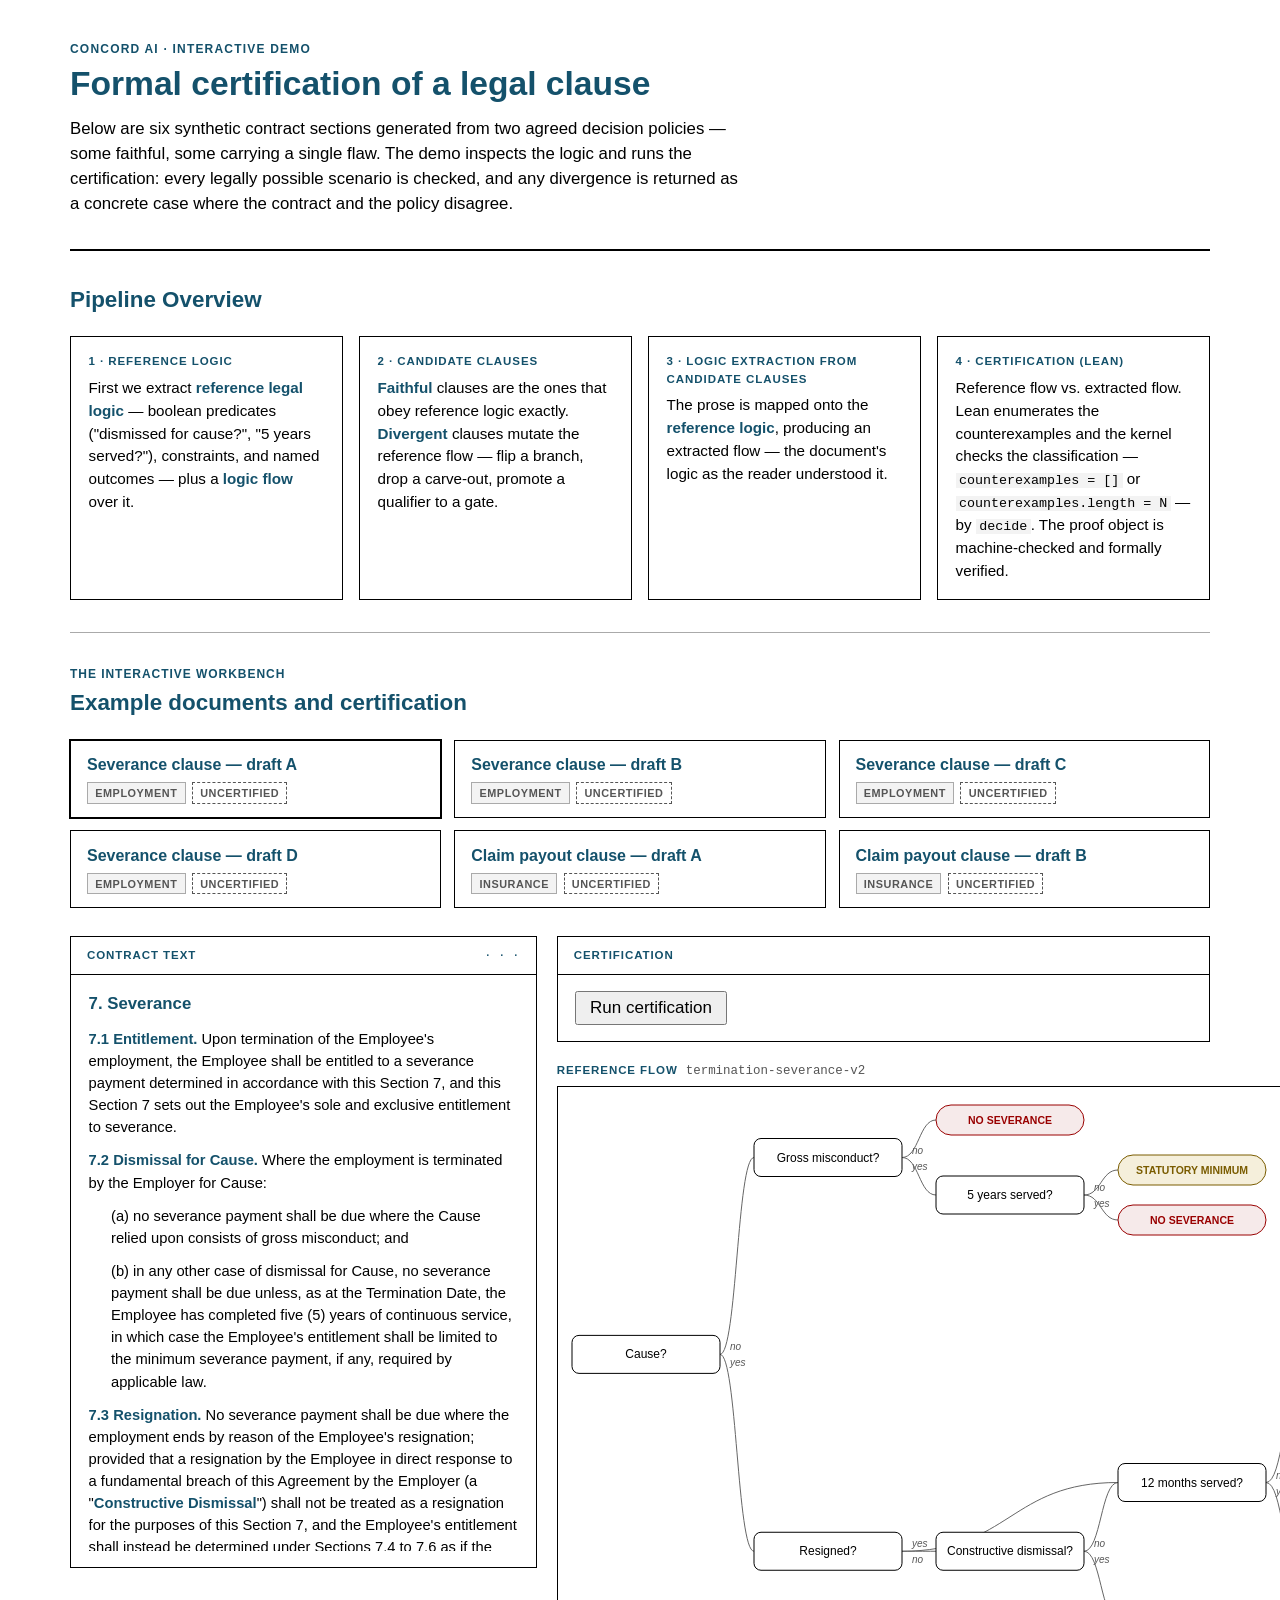
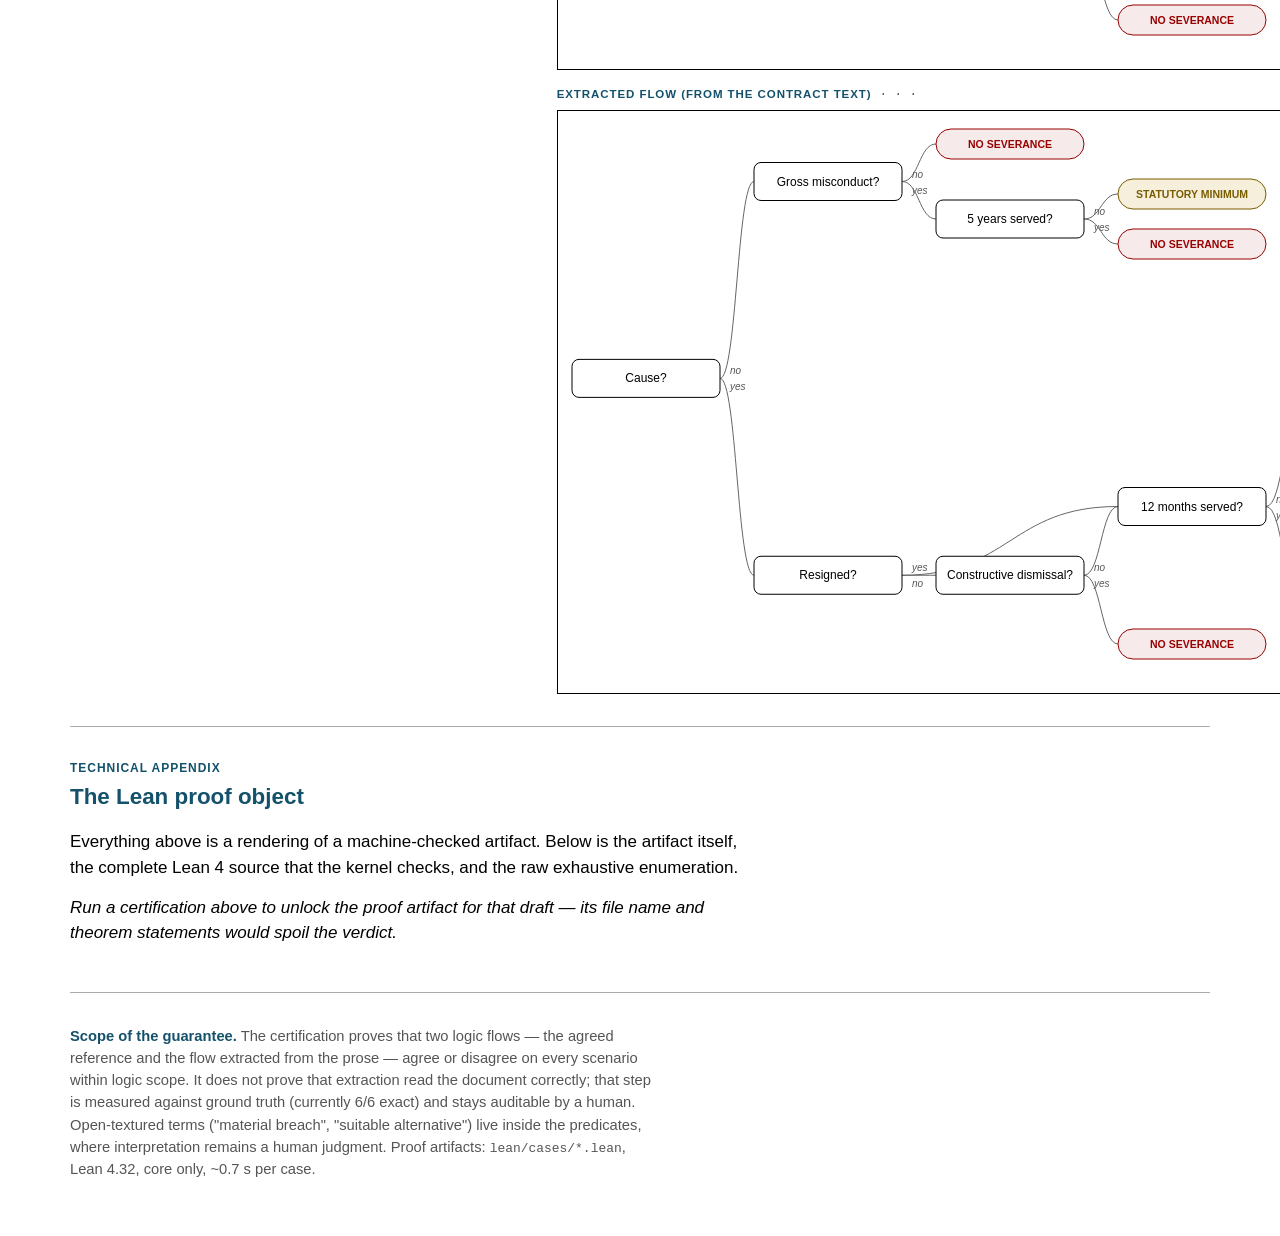
<file: demo/index.html>
<!doctype html>
<!-- GENERATED FILE - do not edit. Edit tools/demo_template.html (or examples/) and run: python3 tools/build_demo.py demo/index.html -->
<html lang="en">
<head>
<meta charset="utf-8">
<meta name="viewport" content="width=device-width, initial-scale=1">
</head>
<body>
<title>Clause Certification — Legal Verification MVP</title>
<style>
  :root {
    color-scheme: light;
    --paper: #ffffff;
    --surface: #ffffff;
    --ink: #000000;
    --muted: #555555;
    --accent: #006400;
    --accent-soft: #e9f2e9;
    --diverge: #990000;
    --diverge-soft: #f6eaea;
    --hairline: #aaaaaa;
    --box: #000000;
    --strong: #14516b;
    --code-bg: #f3f3f3;
    --mid: #7a5c00;
    --mid-soft: #f5efdb;
  }

  * {
    box-sizing: border-box;
  }

  body {
    margin: 0;
    background: var(--paper);
    color: var(--ink);
    font-family: Helvetica, Arial, sans-serif;
    font-size: 17px;
    line-height: 1.5;
  }

  .wrap {
    max-width: 1180px;
    margin: 0 auto;
    padding: 0 1.25rem;
  }

  .prose {
    max-width: 72ch;
  }

  .eyebrow {
    font-size: 0.75rem;
    font-weight: 700;
    letter-spacing: 0.1em;
    text-transform: uppercase;
    color: var(--muted);
  }

  header.hero {
    padding: 2.5rem 0 2rem;
    border-bottom: 2px solid var(--ink);
  }

  header.hero h1 {
    font-size: 2.1rem;
    line-height: 1.2;
    margin: 0.4rem 0 0.7rem;
    font-weight: bold;
    max-width: 44ch;
    text-wrap: balance;
  }

  header.hero .standfirst {
    font-size: 1.05rem;
    max-width: 72ch;
    margin: 0;
  }

  header.hero .thesis {
    margin-top: 1rem;
    font-style: italic;
    max-width: 72ch;
  }

  h2 {
    font-size: 1.4rem;
    margin: 0 0 1rem;
    max-width: 60ch;
    text-wrap: balance;
  }

  h2 .no {
    font-size: 0.75rem;
    font-weight: 700;
    letter-spacing: 0.08em;
    color: var(--muted);
    display: block;
    margin-bottom: 0.2rem;
    text-transform: uppercase;
  }

  h3 {
    font-size: 1.1rem;
    margin: 0 0 0.5rem;
  }

  p {
    margin: 0 0 0.9rem;
  }

  section.band {
    padding: 2rem 0;
    border-bottom: 1px solid var(--hairline);
  }

  section.band>p {
    max-width: 72ch;
  }

  code,
  .mono {
    font-family: "Courier New", Courier, monospace;
    font-size: 0.88em;
  }

  code {
    background: var(--code-bg);
    padding: 0 0.25em;
  }

  pre {
    background: var(--code-bg);
    border: 1px solid var(--box);
    padding: 0.8rem 1rem;
    overflow-x: auto;
    font-size: 0.82rem;
    line-height: 1.45;
    margin: 0.75rem 0;
  }

  pre code {
    background: none;
    padding: 0;
    font-size: inherit;
  }

  /* ---- steps ---- */
  .steps {
    display: grid;
    grid-template-columns: repeat(auto-fit, minmax(250px, 1fr));
    gap: 1rem;
    margin-top: 1.25rem;
  }

  .step {
    background: var(--surface);
    border: 1px solid var(--box);
    padding: 1rem 1.1rem;
    display: flex;
    flex-direction: column;
    gap: 0.4rem;
  }

  .step .k {
    font-size: 0.72rem;
    font-weight: 700;
    letter-spacing: 0.08em;
    text-transform: uppercase;
  }

  .step p {
    font-size: 0.95rem;
    margin: 0;
  }

  .step .fine {
    font-size: 0.85rem;
    color: var(--muted);
  }

  /* ---- case picker ---- */
  .cases {
    display: grid;
    grid-template-columns: repeat(auto-fill, minmax(280px, 1fr));
    gap: 0.8rem;
    margin: 1.25rem 0 1.75rem;
  }

  .case-card {
    text-align: left;
    background: var(--surface);
    border: 1px solid var(--box);
    padding: 0.8rem 1rem;
    cursor: pointer;
    font: inherit;
    color: inherit;
  }

  .case-card:hover {
    background: var(--code-bg);
  }

  .case-card.active {
    outline: 2px solid var(--ink);
    outline-offset: -1px;
  }

  .case-card .cc-title {
    font-weight: bold;
    font-size: 1rem;
    margin-bottom: 0.3rem;
  }

  .case-card .cc-meta {
    display: flex;
    gap: 0.4rem;
    flex-wrap: wrap;
    align-items: center;
  }

  .chip {
    display: inline-block;
    font-size: 0.68rem;
    font-weight: 700;
    letter-spacing: 0.05em;
    padding: 0.1rem 0.45rem;
    border: 1px solid;
    text-transform: uppercase;
  }

  .chip.domain {
    color: var(--muted);
    border-color: var(--hairline);
    background: var(--code-bg);
  }

  .chip.unk {
    color: var(--muted);
    border-style: dashed;
    background: none;
  }

  .chip.eq {
    color: var(--accent);
    border-color: var(--accent);
    background: var(--accent-soft);
  }

  .chip.div {
    color: var(--diverge);
    border-color: var(--diverge);
    background: var(--diverge-soft);
  }

  /* ---- workbench ---- */
  .bench {
    display: grid;
    grid-template-columns: minmax(340px, 5fr) minmax(420px, 7fr);
    gap: 1.25rem;
    align-items: start;
  }

  @media (max-width: 980px) {
    .bench {
      grid-template-columns: 1fr;
    }
  }

  .panel {
    background: var(--surface);
    border: 1px solid var(--box);
  }

  .panel-h {
    font-size: 0.72rem;
    font-weight: 700;
    letter-spacing: 0.08em;
    text-transform: uppercase;
    color: var(--muted);
    padding: 0.6rem 1rem;
    border-bottom: 1px solid var(--box);
    display: flex;
    justify-content: space-between;
    align-items: center;
    gap: 0.5rem;
  }

  .panel-b {
    padding: 1rem 1.1rem;
  }

  /* document */
  .doc {
    font-size: 0.92rem;
    line-height: 1.5;
    max-height: 560px;
    overflow-y: auto;
    max-width: 78ch;
  }

  .doc h4 {
    font-size: 1.05rem;
    margin: 0 0 0.75rem;
  }

  .doc p {
    margin: 0 0 0.7rem;
  }

  .doc p.sub {
    margin-left: 1.4rem;
  }

  .doc p.flawed {
    background: var(--diverge-soft);
    border-left: 3px solid var(--diverge);
    padding: 0.4rem 0.6rem;
  }

  .doc mark.flaw-mark {
    background: #f2cfcf;
    color: inherit;
    padding: 0.05em 0.15em;
    box-shadow: inset 0 -2px 0 var(--diverge);
  }

  .flaw-note {
    font-size: 0.85rem;
    color: var(--diverge);
    background: var(--diverge-soft);
    border: 1px solid var(--diverge);
    padding: 0.5rem 0.7rem;
    margin-bottom: 0.75rem;
  }

  /* diagrams */
  .flows {
    display: grid;
    grid-template-columns: 1fr;
    gap: 1rem;
  }

  .flowbox .fb-h {
    font-size: 0.72rem;
    font-weight: 700;
    letter-spacing: 0.08em;
    text-transform: uppercase;
    color: var(--muted);
    margin-bottom: 0.35rem;
    display: flex;
    gap: 0.5rem;
    align-items: baseline;
  }

  .flowbox .fb-h .src {
    text-transform: none;
    letter-spacing: 0;
    font-weight: 400;
    font-size: 0.78rem;
  }

  .flow-scroll {
    overflow-x: auto;
    border: 1px solid var(--box);
    background: var(--surface);
  }

  svg.flow text {
    font-family: Helvetica, Arial, sans-serif;
    fill: var(--ink);
  }

  svg.flow .nd rect {
    fill: #ffffff;
    stroke: #000000;
    stroke-width: 1;
  }

  svg.flow .nd text {
    font-size: 12px;
  }

  svg.flow .oc rect {
    stroke-width: 1;
  }

  svg.flow .oc text {
    font-size: 10.5px;
    font-weight: 700;
  }

  svg.flow .oc.good rect {
    fill: var(--accent-soft);
    stroke: var(--accent);
  }

  svg.flow .oc.good text {
    fill: var(--accent);
  }

  svg.flow .oc.bad rect {
    fill: var(--diverge-soft);
    stroke: var(--diverge);
  }

  svg.flow .oc.bad text {
    fill: var(--diverge);
  }

  svg.flow .oc.mid rect {
    fill: var(--mid-soft);
    stroke: var(--mid);
  }

  svg.flow .oc.mid text {
    fill: var(--mid);
  }

  svg.flow .eg {
    stroke: #666666;
    stroke-width: 1;
    fill: none;
  }

  svg.flow .eg-lbl {
    font-size: 10px;
    fill: #555555;
    font-style: italic;
  }

  svg.flow .hl-a.eg,
  svg.flow .hl-b.eg {
    stroke-width: 2.6;
  }

  svg.flow .hl-a.eg {
    stroke: var(--accent);
  }

  svg.flow .hl-b.eg {
    stroke: var(--diverge);
  }

  svg.flow .nd.hl-a rect {
    stroke: var(--accent);
    stroke-width: 2.2;
  }

  svg.flow .nd.hl-b rect {
    stroke: var(--diverge);
    stroke-width: 2.2;
  }

  svg.flow .oc.hl-a rect,
  svg.flow .oc.hl-b rect {
    stroke-width: 2.4;
  }

  /* buttons — native browser appearance */
  .btn {
    font: inherit;
    padding: 0.15rem 0.8rem;
    cursor: pointer;
  }

  .btn:disabled {
    cursor: default;
  }

  /* verdict */
  .certify-bar {
    display: flex;
    align-items: center;
    gap: 1rem;
    flex-wrap: wrap;
  }

  .progress {
    font-family: "Courier New", Courier, monospace;
    font-size: 0.82rem;
    color: var(--muted);
  }

  .banner {
    border: 1px solid;
    padding: 0.7rem 1rem;
    margin-top: 0.9rem;
    display: none;
  }

  .banner.show {
    display: block;
  }

  .banner.eq {
    background: var(--accent-soft);
    border-color: var(--accent);
    color: var(--accent);
  }

  .banner.div {
    background: var(--diverge-soft);
    border-color: var(--diverge);
    color: var(--diverge);
  }

  .banner .big {
    font-size: 1rem;
    font-weight: bold;
  }

  .banner .sub {
    font-size: 0.88rem;
    margin-top: 0.15rem;
  }

  /* counterexample */
  .cx-narr {
    font-style: italic;
    margin: 0.6rem 0 0.8rem;
  }

  .vs {
    display: flex;
    gap: 0.75rem;
    flex-wrap: wrap;
  }

  .vs>div {
    flex: 1 1 200px;
    border: 1px solid;
    padding: 0.55rem 0.8rem;
    font-size: 0.88rem;
  }

  .vs .ref {
    background: var(--accent-soft);
    border-color: var(--accent);
    color: var(--accent);
  }

  .vs .docx {
    background: var(--diverge-soft);
    border-color: var(--diverge);
    color: var(--diverge);
  }

  .vs b {
    display: block;
    font-size: 0.68rem;
    letter-spacing: 0.08em;
    text-transform: uppercase;
    margin-bottom: 0.2rem;
  }

  /* ---- appendix: the proof object ---- */
  .apx-grid {
    display: grid;
    grid-template-columns: 1fr;
    gap: 1.25rem;
    margin-top: 1.25rem;
  }

  p.fine {
    font-size: 0.85rem;
    color: var(--muted);
    max-width: 78ch;
  }

  pre.lean-src {
    max-height: 540px;
    overflow: auto;
    margin: 0;
  }

  .lean-src .lk {
    font-weight: bold;
  }

  .lean-src .lc {
    color: var(--muted);
    font-style: italic;
  }

  .lean-src .ls {
    color: var(--diverge);
  }

  .wt-scroll {
    overflow: auto;
    max-height: 480px;
    border: 1px solid var(--box);
  }

  table.wt {
    border-collapse: collapse;
    font-family: "Courier New", Courier, monospace;
    font-size: 0.78rem;
  }

  table.wt th,
  table.wt td {
    border: 1px solid #dddddd;
    padding: 0.12rem 0.45rem;
    text-align: center;
    white-space: nowrap;
  }

  table.wt thead th {
    position: sticky;
    top: 0;
    background: var(--code-bg);
    z-index: 1;
  }

  table.wt th.rot {
    vertical-align: bottom;
    padding: 0.4rem 0.2rem;
  }

  table.wt th.rot span {
    writing-mode: vertical-rl;
    transform: rotate(180deg);
    display: inline-block;
    font-weight: normal;
  }

  table.wt td.oc-cell {
    text-align: left;
    font-size: 0.72rem;
  }

  table.wt tr.dv {
    background: var(--diverge-soft);
    color: var(--diverge);
    font-weight: bold;
  }

  .lean-badge {
    font-size: 0.7rem;
    font-weight: 700;
    letter-spacing: 0.05em;
    text-transform: uppercase;
    color: var(--accent);
    border: 1px solid var(--accent);
    padding: 0.05rem 0.4rem;
  }

  footer {
    padding: 2rem 0 3.5rem;
    color: var(--muted);
    font-size: 0.92rem;
  }

  footer .prose {
    max-width: 72ch;
  }

  a {
    color: #0000cc;
  }

  /* bold text carries the heading color (semantic green/red bolds keep theirs) */
  strong,
  h1,
  h2,
  h2 .no,
  h3,
  .doc h4,
  .eyebrow,
  .step .k,
  .cc-title,
  .panel-h,
  .flowbox .fb-h,
  table.wt thead th,
  .lean-src .lk {
    color: var(--strong);
  }

  .flowbox .fb-h .src {
    color: var(--muted);
  }

  :focus-visible {
    outline: 2px solid #000;
    outline-offset: 2px;
  }

  @media (prefers-reduced-motion: reduce) {
    * {
      transition: none !important;
    }
  }
</style>

<div class="wrap">
  <header class="hero">
    <div class="eyebrow">Concord AI · Interactive Demo </div>
    <h1>Formal certification of a legal clause</h1>
    <p class="standfirst">Below are six synthetic contract sections generated from two agreed decision
      policies — some faithful, some carrying a single flaw. The demo inspects the logic
      and runs the certification: every legally possible scenario is checked, and any divergence is returned
      as a concrete case where the contract and the policy disagree.</p>
  </header>

  <section class="band">
    <h2>Pipeline Overview</h2>
    <div class="steps">
      <div class="step">
        <div class="k">1 · Reference logic</div>
        <p>First we extract <strong>reference legal logic</strong> — boolean predicates ("dismissed for cause?",
          "5 years served?"), constraints, and named outcomes — plus a
          <strong>logic flow</strong> over it.
        </p>
      </div>
      <div class="step">
        <div class="k">2 · Candidate clauses</div>
        <p><strong>Faithful</strong> clauses are the ones that obey reference logic
          exactly. <strong>Divergent</strong> clauses mutate the reference flow — flip a branch, drop a carve-out,
          promote a
          qualifier to a gate.</p>
      </div>
      <div class="step">
        <div class="k">3 · Logic extraction from candidate clauses</div>
        <p>The prose is mapped onto the <strong>reference logic</strong>, producing an extracted flow —
          the document's logic as the reader understood it.</p>
      </div>
      <div class="step">
        <div class="k">4 · Certification (Lean)</div>
        <p>Reference flow vs. extracted flow. Lean enumerates the
          counterexamples and the kernel checks the classification — <code>counterexamples = []</code> or
          <code>counterexamples.length = N</code> — by <code>decide</code>. The proof object is machine-checked and
          formally verified.
        </p>
      </div>
    </div>
  </section>

  <section class="band" id="demo">
    <h2><span class="no">The interactive workbench</span>Example documents and certification</h2>
    <div class="cases" id="casePicker"></div>

    <div class="bench">
      <div class="panel">
        <div class="panel-h"><span>Contract text</span><span class="mono" id="docPath"></span></div>
        <div class="panel-b">
          <div id="flawNote"></div>
          <div class="doc" id="docView"></div>
        </div>
      </div>

      <div style="display:flex; flex-direction:column; gap:1.25rem">
        <div class="panel">
          <div class="panel-h"><span>Certification</span><span class="lean-badge" id="leanBadge"
              style="display:none">Lean kernel-checked ✓</span></div>
          <div class="panel-b">
            <div class="certify-bar">
              <button class="btn" id="certifyBtn">Run certification</button>
              <span class="progress" id="progress"></span>
            </div>
            <div class="banner" id="verdictBanner">
              <div class="big" id="verdictBig"></div>
              <div class="sub" id="verdictSub"></div>
            </div>
            <div id="cxPanel" style="display:none">
              <p class="cx-narr" id="cxNarr"></p>
              <div class="vs">
                <div class="ref"><b>Agreed policy</b><span id="cxRef"></span></div>
                <div class="docx"><b>Drafted contract</b><span id="cxDoc"></span></div>
              </div>
            </div>
            <div id="leanPanel" style="display:none">
              <pre><code id="leanCode"></code></pre>
            </div>
          </div>
        </div>

        <div class="flows">
          <div class="flowbox">
            <div class="fb-h"><span>Reference flow</span><span class="src mono" id="refSrc"></span></div>
            <div class="flow-scroll" id="refFlowBox"></div>
          </div>
          <div class="flowbox">
            <div class="fb-h"><span>Extracted flow (from the contract text)</span><span class="src mono"
                id="extSrc"></span></div>
            <div class="flow-scroll" id="extFlowBox"></div>
          </div>
        </div>
      </div>
    </div>
  </section>

  <section class="band" id="appendix">
    <h2><span class="no">Technical Appendix</span>The Lean proof object</h2>
    <p>Everything above is a rendering of a machine-checked artifact. Below is the artifact itself, the complete
      Lean&nbsp;4 source that the kernel checks, and the raw exhaustive enumeration.</p>
    <p id="apxLocked"><em>Run a certification above to unlock the proof artifact for that draft — its file name
        and theorem statements would spoil the verdict.</em></p>
    <div id="apxBody" style="display:none">
      <div class="apx-grid">
        <div class="panel">
          <div class="panel-h"><span>Lean 4 proof source — checked by the kernel</span><span class="mono"
              id="apxLeanPath"></span></div>
          <div class="panel-b">
            <p class="fine">One definition per decision node, preserving the shared-subtree (DAG) structure; a
              <code>valid</code> predicate compiled from the logical flow constraints; the counterexample set defined
              by enumeration; and the classification theorems discharged by <code>decide</code> — the kernel
              re-executes the entire enumeration inside the proof checker.
            </p>
            <pre class="lean-src"><code id="apxLean"></code></pre>
          </div>
        </div>
        <div class="panel">
          <div class="panel-h"><span>Exhaustive enumeration</span><span class="mono" id="apxWtMeta"></span></div>
          <div class="panel-b">
            <p class="fine">Every constraint-satisfying assignment of the atoms, in Lean's enumeration order
              (first atom most significant). <code>1</code>&nbsp;=&nbsp;true, <code>·</code>&nbsp;=&nbsp;false;
              rows where the drafted contract disagrees with the agreed policy are flagged.</p>
            <div class="wt-scroll" id="apxWt"></div>
          </div>
        </div>
      </div>
    </div>
  </section>

  <footer>
    <div class="prose">
      <strong>Scope of the guarantee.</strong> The certification proves that two logic flows — the agreed
      reference and the flow extracted from the prose — agree or disagree on every scenario within logic scope.
      It does not prove that extraction read the document correctly; that step is measured against ground truth
      (currently 6/6 exact) and stays auditable by a human. Open-textured terms ("material breach",
      "suitable alternative") live inside the predicates, where interpretation remains a human judgment.
      Proof artifacts: <span class="mono">lean/cases/*.lean</span>, Lean 4.32, core only, ~0.7&nbsp;s per case.
    </div>
  </footer>
</div>

<script>
  const DATA = {"shortLabels": {"terminated_for_cause": "Cause?", "gross_misconduct": "Gross misconduct?", "voluntary_resignation": "Resigned?", "constructive_dismissal": "Constructive dismissal?", "served_12_months": "12 months served?", "served_5_years": "5 years served?", "redundancy": "Redundancy?", "suitable_alternative_offered": "Alt. role offered?", "written_notice_given": "Written notice?", "policy_in_force": "Policy in force?", "excluded_peril": "Excluded peril?", "loss_exceeds_deductible": "Above deductible?", "notice_within_30_days": "Notice ≤ 30 days?", "documentation_complete": "Docs complete?"}, "outcomes": {"NO_SEVERANCE": {"label": "No severance", "tone": "bad"}, "STATUTORY_MINIMUM": {"label": "Statutory minimum", "tone": "mid"}, "STANDARD_SEVERANCE": {"label": "Standard severance", "tone": "good"}, "ENHANCED_SEVERANCE": {"label": "Enhanced severance", "tone": "good"}, "PREMIUM_REDUNDANCY": {"label": "Premium redundancy", "tone": "good"}, "DENIED": {"label": "Denied", "tone": "bad"}, "BELOW_DEDUCTIBLE": {"label": "Below deductible", "tone": "mid"}, "FULL_PAYMENT": {"label": "Full payment", "tone": "good"}, "REDUCED_PAYMENT": {"label": "Reduced payment", "tone": "mid"}}, "cases": [{"id": "severance-faithful", "title": "Severance clause — draft A", "domainLabel": "Employment", "document": "examples/termination_severance/clause_faithful.md", "flowId": "termination-severance-v2", "text": "## 7. Severance\n\n**7.1 Entitlement.** Upon termination of the Employee's employment, the Employee\nshall be entitled to a severance payment determined in accordance with this\nSection 7, and this Section 7 sets out the Employee's sole and exclusive\nentitlement to severance.\n\n**7.2 Dismissal for Cause.** Where the employment is terminated by the Employer\nfor Cause:\n\n  (a) no severance payment shall be due where the Cause relied upon consists\n      of gross misconduct; and\n\n  (b) in any other case of dismissal for Cause, no severance payment shall be\n      due unless, as at the Termination Date, the Employee has completed five\n      (5) years of continuous service, in which case the Employee's\n      entitlement shall be limited to the minimum severance payment, if any,\n      required by applicable law.\n\n**7.3 Resignation.** No severance payment shall be due where the employment\nends by reason of the Employee's resignation; provided that a resignation by\nthe Employee in direct response to a fundamental breach of this Agreement by\nthe Employer (a \"**Constructive Dismissal**\") shall not be treated as a\nresignation for the purposes of this Section 7, and the Employee's entitlement\nshall instead be determined under Sections 7.4 to 7.6 as if the employment had\nbeen terminated by the Employer without Cause.\n\n**7.4 Qualifying service.** Where the Employee's entitlement falls to be\ndetermined under this Section 7.4 to 7.6 and, as at the Termination Date, the\nEmployee has not completed twelve (12) months of continuous service, the\nEmployee's entitlement shall be limited to the minimum severance payment, if\nany, required by applicable law.\n\n**7.5 Redundancy.** Where the Employee has completed twelve (12) months of\ncontinuous service and the employment is terminated by reason of redundancy:\n\n  (a) where the Employer has offered the Employee suitable alternative\n      employment, the Employee shall receive the Standard Severance Payment;\n\n  (b) where no suitable alternative employment has been offered and the\n      Employee has completed five (5) years of continuous service, the\n      Employee shall receive the Premium Redundancy Payment; and\n\n  (c) in any other case, the Employee shall receive the Enhanced Severance\n      Payment.\n\n**7.6 Other terminations.** In any other case in which the Employee has\ncompleted twelve (12) months of continuous service, the Employee shall\nreceive:\n\n  (a) where the Employer has given notice of termination in writing: the\n      Enhanced Severance Payment if the Employee has completed five (5) years\n      of continuous service, and otherwise the Standard Severance Payment; or\n\n  (b) where the Employer has failed to give notice of termination in writing:\n      the Enhanced Severance Payment, irrespective of length of service.\n\n**7.7 Definitions.** In this Section 7: \"**Cause**\" means gross misconduct,\npersistent underperformance following written warning, or a material breach of\nthe Employee's duties; \"**Standard Severance Payment**\" means an amount equal\nto one (1) month's base salary for each completed year of service;\n\"**Enhanced Severance Payment**\" means the Standard Severance Payment plus an\namount equal to three (3) months' base salary; and \"**Premium Redundancy\nPayment**\" means the Standard Severance Payment plus an amount equal to six\n(6) months' base salary.", "ontology": {"atoms": [{"id": "terminated_for_cause", "question": "Was the employment terminated by the employer for Cause?"}, {"id": "gross_misconduct", "question": "Did the Cause consist of gross misconduct?"}, {"id": "voluntary_resignation", "question": "Did the employee resign?"}, {"id": "constructive_dismissal", "question": "Was the resignation a constructive dismissal?"}, {"id": "served_12_months", "question": "Had the employee completed 12 months of continuous service at the termination date?"}, {"id": "served_5_years", "question": "Had the employee completed 5 years of continuous service at the termination date?"}, {"id": "redundancy", "question": "Was the termination by reason of redundancy?"}, {"id": "suitable_alternative_offered", "question": "Was suitable alternative employment offered?"}, {"id": "written_notice_given", "question": "Did the employer give notice of termination in writing?"}], "constraints": [{"type": "implies", "if": "gross_misconduct", "then": "terminated_for_cause"}, {"type": "implies", "if": "constructive_dismissal", "then": "voluntary_resignation"}, {"type": "implies", "if": "served_5_years", "then": "served_12_months"}, {"type": "implies", "if": "suitable_alternative_offered", "then": "redundancy"}, {"type": "excludes", "a": "terminated_for_cause", "b": "voluntary_resignation"}, {"type": "excludes", "a": "terminated_for_cause", "b": "redundancy"}, {"type": "excludes", "a": "voluntary_resignation", "b": "redundancy"}]}, "refFlow": {"entry": "n1", "nodes": [{"id": "n1", "type": "decision", "atom": "terminated_for_cause", "true": "n2", "false": "n4"}, {"id": "n2", "type": "decision", "atom": "gross_misconduct", "true": "o_none", "false": "n3"}, {"id": "n3", "type": "decision", "atom": "served_5_years", "true": "o_statutory", "false": "o_none"}, {"id": "n4", "type": "decision", "atom": "voluntary_resignation", "true": "n5", "false": "n6"}, {"id": "n5", "type": "decision", "atom": "constructive_dismissal", "true": "n6", "false": "o_none"}, {"id": "n6", "type": "decision", "atom": "served_12_months", "true": "n7", "false": "o_statutory"}, {"id": "n7", "type": "decision", "atom": "redundancy", "true": "n8", "false": "n10"}, {"id": "n8", "type": "decision", "atom": "suitable_alternative_offered", "true": "o_standard", "false": "n9"}, {"id": "n9", "type": "decision", "atom": "served_5_years", "true": "o_premium", "false": "o_enhanced"}, {"id": "n10", "type": "decision", "atom": "written_notice_given", "true": "n11", "false": "o_enhanced"}, {"id": "n11", "type": "decision", "atom": "served_5_years", "true": "o_enhanced", "false": "o_standard"}, {"id": "o_none", "type": "outcome", "outcome": "NO_SEVERANCE"}, {"id": "o_statutory", "type": "outcome", "outcome": "STATUTORY_MINIMUM"}, {"id": "o_standard", "type": "outcome", "outcome": "STANDARD_SEVERANCE"}, {"id": "o_enhanced", "type": "outcome", "outcome": "ENHANCED_SEVERANCE"}, {"id": "o_premium", "type": "outcome", "outcome": "PREMIUM_REDUNDANCY"}]}, "extFlow": {"entry": "e1", "nodes": [{"id": "e1", "type": "decision", "atom": "terminated_for_cause", "true": "e2", "false": "e3"}, {"id": "e2", "type": "decision", "atom": "gross_misconduct", "true": "x_none", "false": "e2b"}, {"id": "e2b", "type": "decision", "atom": "served_5_years", "true": "x_stat", "false": "x_none"}, {"id": "e3", "type": "decision", "atom": "voluntary_resignation", "true": "e4", "false": "e5"}, {"id": "e4", "type": "decision", "atom": "constructive_dismissal", "true": "e5", "false": "x_none"}, {"id": "e5", "type": "decision", "atom": "served_12_months", "true": "e6", "false": "x_stat"}, {"id": "e6", "type": "decision", "atom": "redundancy", "true": "e7", "false": "e9"}, {"id": "e7", "type": "decision", "atom": "suitable_alternative_offered", "true": "x_std", "false": "e8"}, {"id": "e8", "type": "decision", "atom": "served_5_years", "true": "x_prem", "false": "x_enh"}, {"id": "e9", "type": "decision", "atom": "written_notice_given", "true": "e10", "false": "x_enh"}, {"id": "e10", "type": "decision", "atom": "served_5_years", "true": "x_enh", "false": "x_std"}, {"id": "x_none", "type": "outcome", "outcome": "NO_SEVERANCE"}, {"id": "x_stat", "type": "outcome", "outcome": "STATUTORY_MINIMUM"}, {"id": "x_std", "type": "outcome", "outcome": "STANDARD_SEVERANCE"}, {"id": "x_enh", "type": "outcome", "outcome": "ENHANCED_SEVERANCE"}, {"id": "x_prem", "type": "outcome", "outcome": "PREMIUM_REDUNDANCY"}]}, "groundTruth": null, "lean": "/-- The document implements the reference logic exactly: on every legally\npossible assignment the two flows agree. Kernel-checked by `decide`. -/\ntheorem equivalent : counterexamples = [] := by decide\n\ntheorem equivalent_all :\n    allAssignments.all (fun a => !valid a || (reference a == extracted a)) = true := by\n  decide", "leanPath": "lean/cases/SeveranceFaithful.lean", "leanFull": "/-\nMachine-generated by tools/lean_verify.py — do not edit.\n\nCase:      severance-faithful\nReference: termination_severance/flow.json   (flow id: termination-severance-v2)\nExtracted: extracted/severance-faithful.json\nDocument:  termination_severance/clause_faithful.md\n\nVerifies whether the flow extracted from the document is equivalent to the\nreference flow over every assignment satisfying the ontology constraints.\nLean toolchain: 4.32.1, core only (no mathlib).\n-/\nset_option maxRecDepth 100000\n\nstructure Assignment where\n  terminated_for_cause : Bool\n  gross_misconduct : Bool\n  voluntary_resignation : Bool\n  constructive_dismissal : Bool\n  served_12_months : Bool\n  served_5_years : Bool\n  redundancy : Bool\n  suitable_alternative_offered : Bool\n  written_notice_given : Bool\nderiving Repr, DecidableEq\n\ninductive Outcome where\n  | NO_SEVERANCE\n  | STATUTORY_MINIMUM\n  | STANDARD_SEVERANCE\n  | ENHANCED_SEVERANCE\n  | PREMIUM_REDUNDANCY\nderiving Repr, DecidableEq, BEq\n\ndef valid (a : Assignment) : Bool :=\n  (!a.gross_misconduct || a.terminated_for_cause)\n  && (!a.constructive_dismissal || a.voluntary_resignation)\n  && (!a.served_5_years || a.served_12_months)\n  && (!a.suitable_alternative_offered || a.redundancy)\n  && !(a.terminated_for_cause && a.voluntary_resignation)\n  && !(a.terminated_for_cause && a.redundancy)\n  && !(a.voluntary_resignation && a.redundancy)\n\n-- Reference flow (termination-severance-v2)\ndef reference_o_none (_ : Assignment) : Outcome := .NO_SEVERANCE\ndef reference_o_statutory (_ : Assignment) : Outcome := .STATUTORY_MINIMUM\ndef reference_n3 (a : Assignment) : Outcome :=\n  if a.served_5_years then reference_o_statutory a else reference_o_none a\ndef reference_n2 (a : Assignment) : Outcome :=\n  if a.gross_misconduct then reference_o_none a else reference_n3 a\ndef reference_o_standard (_ : Assignment) : Outcome := .STANDARD_SEVERANCE\ndef reference_o_premium (_ : Assignment) : Outcome := .PREMIUM_REDUNDANCY\ndef reference_o_enhanced (_ : Assignment) : Outcome := .ENHANCED_SEVERANCE\ndef reference_n9 (a : Assignment) : Outcome :=\n  if a.served_5_years then reference_o_premium a else reference_o_enhanced a\ndef reference_n8 (a : Assignment) : Outcome :=\n  if a.suitable_alternative_offered then reference_o_standard a else reference_n9 a\ndef reference_n11 (a : Assignment) : Outcome :=\n  if a.served_5_years then reference_o_enhanced a else reference_o_standard a\ndef reference_n10 (a : Assignment) : Outcome :=\n  if a.written_notice_given then reference_n11 a else reference_o_enhanced a\ndef reference_n7 (a : Assignment) : Outcome :=\n  if a.redundancy then reference_n8 a else reference_n10 a\ndef reference_n6 (a : Assignment) : Outcome :=\n  if a.served_12_months then reference_n7 a else reference_o_statutory a\ndef reference_n5 (a : Assignment) : Outcome :=\n  if a.constructive_dismissal then reference_n6 a else reference_o_none a\ndef reference_n4 (a : Assignment) : Outcome :=\n  if a.voluntary_resignation then reference_n5 a else reference_n6 a\ndef reference_n1 (a : Assignment) : Outcome :=\n  if a.terminated_for_cause then reference_n2 a else reference_n4 a\ndef reference : Assignment → Outcome := reference_n1\n\n-- Extracted flow (from termination_severance/clause_faithful.md)\ndef extracted_x_none (_ : Assignment) : Outcome := .NO_SEVERANCE\ndef extracted_x_stat (_ : Assignment) : Outcome := .STATUTORY_MINIMUM\ndef extracted_e2b (a : Assignment) : Outcome :=\n  if a.served_5_years then extracted_x_stat a else extracted_x_none a\ndef extracted_e2 (a : Assignment) : Outcome :=\n  if a.gross_misconduct then extracted_x_none a else extracted_e2b a\ndef extracted_x_std (_ : Assignment) : Outcome := .STANDARD_SEVERANCE\ndef extracted_x_prem (_ : Assignment) : Outcome := .PREMIUM_REDUNDANCY\ndef extracted_x_enh (_ : Assignment) : Outcome := .ENHANCED_SEVERANCE\ndef extracted_e8 (a : Assignment) : Outcome :=\n  if a.served_5_years then extracted_x_prem a else extracted_x_enh a\ndef extracted_e7 (a : Assignment) : Outcome :=\n  if a.suitable_alternative_offered then extracted_x_std a else extracted_e8 a\ndef extracted_e10 (a : Assignment) : Outcome :=\n  if a.served_5_years then extracted_x_enh a else extracted_x_std a\ndef extracted_e9 (a : Assignment) : Outcome :=\n  if a.written_notice_given then extracted_e10 a else extracted_x_enh a\ndef extracted_e6 (a : Assignment) : Outcome :=\n  if a.redundancy then extracted_e7 a else extracted_e9 a\ndef extracted_e5 (a : Assignment) : Outcome :=\n  if a.served_12_months then extracted_e6 a else extracted_x_stat a\ndef extracted_e4 (a : Assignment) : Outcome :=\n  if a.constructive_dismissal then extracted_e5 a else extracted_x_none a\ndef extracted_e3 (a : Assignment) : Outcome :=\n  if a.voluntary_resignation then extracted_e4 a else extracted_e5 a\ndef extracted_e1 (a : Assignment) : Outcome :=\n  if a.terminated_for_cause then extracted_e2 a else extracted_e3 a\ndef extracted : Assignment → Outcome := extracted_e1\n\ndef bools : List Bool := [false, true]\n\n/-- Every assignment of the 9 atoms (512 in total). -/\ndef allAssignments : List Assignment :=\n  bools.flatMap fun terminated_for_cause =>\n  bools.flatMap fun gross_misconduct =>\n  bools.flatMap fun voluntary_resignation =>\n  bools.flatMap fun constructive_dismissal =>\n  bools.flatMap fun served_12_months =>\n  bools.flatMap fun served_5_years =>\n  bools.flatMap fun redundancy =>\n  bools.flatMap fun suitable_alternative_offered =>\n  bools.map fun written_notice_given =>\n    { terminated_for_cause, gross_misconduct, voluntary_resignation, constructive_dismissal, served_12_months, served_5_years, redundancy, suitable_alternative_offered, written_notice_given }\n\n/-- Valid assignments where the two flows disagree. -/\ndef counterexamples : List Assignment :=\n  allAssignments.filter fun a => valid a && !(reference a == extracted a)\n\n#eval IO.println s!\"TOTAL {allAssignments.length}\"\n#eval IO.println s!\"VALID {(allAssignments.filter valid).length}\"\n#eval IO.println s!\"COUNTEREXAMPLES {counterexamples.length}\"\n#eval counterexamples.forM fun a => IO.println s!\"CX {reprStr a}\"\n\n/-- The document implements the reference logic exactly: on every legally\npossible assignment the two flows agree. Kernel-checked by `decide`. -/\ntheorem equivalent : counterexamples = [] := by decide\n\ntheorem equivalent_all :\n    allAssignments.all (fun a => !valid a || (reference a == extracted a)) = true := by\n  decide"}, {"id": "severance-statutory-floor-dropped", "title": "Severance clause — draft B", "domainLabel": "Employment", "document": "examples/termination_severance/clause_divergent.md", "flowId": "termination-severance-v2", "text": "## 7. Severance\n\n**7.1 Entitlement.** On termination of the Employee's employment, the\nEmployee's sole and exclusive entitlement to severance shall be as set out in\nthis Section 7.\n\n**7.2 Qualifying service.** The Employee shall not be entitled to any\nseverance payment unless, as at the Termination Date, the Employee has\ncompleted twelve (12) months of continuous service with the Employer.\n\n**7.3 Dismissal for Cause.** Subject to Section 7.2, where the Employer\nterminates the employment for Cause, no severance payment shall be due, save\nthat where the Cause relied upon is not gross misconduct and the Employee has\ncompleted five (5) years of continuous service, the Employee shall receive the\nminimum severance payment, if any, required by applicable law.\n\n**7.4 Resignation.** No severance payment shall be due on the Employee's\nresignation, except that a resignation in direct response to a fundamental\nbreach of this Agreement by the Employer (a \"**Constructive Dismissal**\")\nshall be treated as a termination by the Employer without Cause, with the\nEmployee's entitlement determined under Sections 7.5 and 7.6.\n\n**7.5 Redundancy.** Subject to Sections 7.2 to 7.4, where the employment is\nterminated by reason of redundancy the Employee shall receive:\n\n  (a) the Standard Severance Payment, where suitable alternative employment\n      has been offered by the Employer;\n\n  (b) the Premium Redundancy Payment, where no suitable alternative\n      employment has been offered and the Employee has completed five (5)\n      years of continuous service; or\n\n  (c) the Enhanced Severance Payment, in any other case.\n\n**7.6 Other terminations.** Subject to Sections 7.2 to 7.4, in any case not\nfalling within Section 7.5 the Employee shall receive:\n\n  (a) where the Employer has given the Employee written notice of\n      termination: the Enhanced Severance Payment where the Employee has\n      completed five (5) years of continuous service, and the Standard\n      Severance Payment otherwise; or\n\n  (b) the Enhanced Severance Payment, where no written notice of termination\n      has been given by the Employer.\n\n**7.7 Definitions.** In this Section 7: \"**Cause**\" means gross misconduct,\npersistent underperformance following written warning, or a material breach of\nthe Employee's duties; \"**Standard Severance Payment**\" means an amount equal\nto one (1) month's base salary for each completed year of service;\n\"**Enhanced Severance Payment**\" means the Standard Severance Payment plus an\namount equal to three (3) months' base salary; and \"**Premium Redundancy\nPayment**\" means the Standard Severance Payment plus an amount equal to six\n(6) months' base salary.", "ontology": {"atoms": [{"id": "terminated_for_cause", "question": "Was the employment terminated by the employer for Cause?"}, {"id": "gross_misconduct", "question": "Did the Cause consist of gross misconduct?"}, {"id": "voluntary_resignation", "question": "Did the employee resign?"}, {"id": "constructive_dismissal", "question": "Was the resignation a constructive dismissal?"}, {"id": "served_12_months", "question": "Had the employee completed 12 months of continuous service at the termination date?"}, {"id": "served_5_years", "question": "Had the employee completed 5 years of continuous service at the termination date?"}, {"id": "redundancy", "question": "Was the termination by reason of redundancy?"}, {"id": "suitable_alternative_offered", "question": "Was suitable alternative employment offered?"}, {"id": "written_notice_given", "question": "Did the employer give notice of termination in writing?"}], "constraints": [{"type": "implies", "if": "gross_misconduct", "then": "terminated_for_cause"}, {"type": "implies", "if": "constructive_dismissal", "then": "voluntary_resignation"}, {"type": "implies", "if": "served_5_years", "then": "served_12_months"}, {"type": "implies", "if": "suitable_alternative_offered", "then": "redundancy"}, {"type": "excludes", "a": "terminated_for_cause", "b": "voluntary_resignation"}, {"type": "excludes", "a": "terminated_for_cause", "b": "redundancy"}, {"type": "excludes", "a": "voluntary_resignation", "b": "redundancy"}]}, "refFlow": {"entry": "n1", "nodes": [{"id": "n1", "type": "decision", "atom": "terminated_for_cause", "true": "n2", "false": "n4"}, {"id": "n2", "type": "decision", "atom": "gross_misconduct", "true": "o_none", "false": "n3"}, {"id": "n3", "type": "decision", "atom": "served_5_years", "true": "o_statutory", "false": "o_none"}, {"id": "n4", "type": "decision", "atom": "voluntary_resignation", "true": "n5", "false": "n6"}, {"id": "n5", "type": "decision", "atom": "constructive_dismissal", "true": "n6", "false": "o_none"}, {"id": "n6", "type": "decision", "atom": "served_12_months", "true": "n7", "false": "o_statutory"}, {"id": "n7", "type": "decision", "atom": "redundancy", "true": "n8", "false": "n10"}, {"id": "n8", "type": "decision", "atom": "suitable_alternative_offered", "true": "o_standard", "false": "n9"}, {"id": "n9", "type": "decision", "atom": "served_5_years", "true": "o_premium", "false": "o_enhanced"}, {"id": "n10", "type": "decision", "atom": "written_notice_given", "true": "n11", "false": "o_enhanced"}, {"id": "n11", "type": "decision", "atom": "served_5_years", "true": "o_enhanced", "false": "o_standard"}, {"id": "o_none", "type": "outcome", "outcome": "NO_SEVERANCE"}, {"id": "o_statutory", "type": "outcome", "outcome": "STATUTORY_MINIMUM"}, {"id": "o_standard", "type": "outcome", "outcome": "STANDARD_SEVERANCE"}, {"id": "o_enhanced", "type": "outcome", "outcome": "ENHANCED_SEVERANCE"}, {"id": "o_premium", "type": "outcome", "outcome": "PREMIUM_REDUNDANCY"}]}, "extFlow": {"entry": "e0", "nodes": [{"id": "e0", "type": "decision", "atom": "served_12_months", "true": "e1", "false": "x_none"}, {"id": "e1", "type": "decision", "atom": "terminated_for_cause", "true": "e2", "false": "e3"}, {"id": "e2", "type": "decision", "atom": "gross_misconduct", "true": "x_none", "false": "e2b"}, {"id": "e2b", "type": "decision", "atom": "served_5_years", "true": "x_stat", "false": "x_none"}, {"id": "e3", "type": "decision", "atom": "voluntary_resignation", "true": "e4", "false": "e5"}, {"id": "e4", "type": "decision", "atom": "constructive_dismissal", "true": "e5", "false": "x_none"}, {"id": "e5", "type": "decision", "atom": "redundancy", "true": "e6", "false": "e8"}, {"id": "e6", "type": "decision", "atom": "suitable_alternative_offered", "true": "x_std", "false": "e7"}, {"id": "e7", "type": "decision", "atom": "served_5_years", "true": "x_prem", "false": "x_enh"}, {"id": "e8", "type": "decision", "atom": "written_notice_given", "true": "e9", "false": "x_enh"}, {"id": "e9", "type": "decision", "atom": "served_5_years", "true": "x_enh", "false": "x_std"}, {"id": "x_none", "type": "outcome", "outcome": "NO_SEVERANCE"}, {"id": "x_stat", "type": "outcome", "outcome": "STATUTORY_MINIMUM"}, {"id": "x_std", "type": "outcome", "outcome": "STANDARD_SEVERANCE"}, {"id": "x_enh", "type": "outcome", "outcome": "ENHANCED_SEVERANCE"}, {"id": "x_prem", "type": "outcome", "outcome": "PREMIUM_REDUNDANCY"}]}, "groundTruth": {"clause": "7.2", "kind": "condition_promoted_to_gate", "summary": "Twelve months of continuous service is drafted as a precondition for ANY severance, silently removing the statutory-minimum floor the reference flow guarantees employees with under twelve months of service on a no-fault termination.", "quotes": ["The Employee shall not be entitled to any severance payment unless, as at the Termination Date, the Employee has completed twelve (12) months of continuous service with the Employer."], "narrative": "An employee with eight months of service is dismissed without cause, with written notice, and did not resign. The reference policy entitles them to the statutory minimum severance; the drafted contract denies them any severance at all.", "reference_outcome": "STATUTORY_MINIMUM", "document_outcome": "NO_SEVERANCE", "assignment": {"terminated_for_cause": false, "gross_misconduct": false, "voluntary_resignation": false, "constructive_dismissal": false, "served_12_months": false, "served_5_years": false, "redundancy": false, "suitable_alternative_offered": false, "written_notice_given": true}}, "lean": "/-- The document diverges from the reference logic: there is a legally\npossible assignment on which the two flows disagree. Kernel-checked. -/\ntheorem divergent : counterexamples ≠ [] := by decide\n\n/-- Exactly 8 valid assignments diverge. Kernel-checked. -/\ntheorem divergent_count : counterexamples.length = 8 := by decide", "leanPath": "lean/cases/SeveranceStatutoryFloorDropped.lean", "leanFull": "/-\nMachine-generated by tools/lean_verify.py — do not edit.\n\nCase:      severance-statutory-floor-dropped\nReference: termination_severance/flow.json   (flow id: termination-severance-v2)\nExtracted: extracted/severance-statutory-floor-dropped.json\nDocument:  termination_severance/clause_divergent.md\n\nVerifies whether the flow extracted from the document is equivalent to the\nreference flow over every assignment satisfying the ontology constraints.\nLean toolchain: 4.32.1, core only (no mathlib).\n-/\nset_option maxRecDepth 100000\n\nstructure Assignment where\n  terminated_for_cause : Bool\n  gross_misconduct : Bool\n  voluntary_resignation : Bool\n  constructive_dismissal : Bool\n  served_12_months : Bool\n  served_5_years : Bool\n  redundancy : Bool\n  suitable_alternative_offered : Bool\n  written_notice_given : Bool\nderiving Repr, DecidableEq\n\ninductive Outcome where\n  | NO_SEVERANCE\n  | STATUTORY_MINIMUM\n  | STANDARD_SEVERANCE\n  | ENHANCED_SEVERANCE\n  | PREMIUM_REDUNDANCY\nderiving Repr, DecidableEq, BEq\n\ndef valid (a : Assignment) : Bool :=\n  (!a.gross_misconduct || a.terminated_for_cause)\n  && (!a.constructive_dismissal || a.voluntary_resignation)\n  && (!a.served_5_years || a.served_12_months)\n  && (!a.suitable_alternative_offered || a.redundancy)\n  && !(a.terminated_for_cause && a.voluntary_resignation)\n  && !(a.terminated_for_cause && a.redundancy)\n  && !(a.voluntary_resignation && a.redundancy)\n\n-- Reference flow (termination-severance-v2)\ndef reference_o_none (_ : Assignment) : Outcome := .NO_SEVERANCE\ndef reference_o_statutory (_ : Assignment) : Outcome := .STATUTORY_MINIMUM\ndef reference_n3 (a : Assignment) : Outcome :=\n  if a.served_5_years then reference_o_statutory a else reference_o_none a\ndef reference_n2 (a : Assignment) : Outcome :=\n  if a.gross_misconduct then reference_o_none a else reference_n3 a\ndef reference_o_standard (_ : Assignment) : Outcome := .STANDARD_SEVERANCE\ndef reference_o_premium (_ : Assignment) : Outcome := .PREMIUM_REDUNDANCY\ndef reference_o_enhanced (_ : Assignment) : Outcome := .ENHANCED_SEVERANCE\ndef reference_n9 (a : Assignment) : Outcome :=\n  if a.served_5_years then reference_o_premium a else reference_o_enhanced a\ndef reference_n8 (a : Assignment) : Outcome :=\n  if a.suitable_alternative_offered then reference_o_standard a else reference_n9 a\ndef reference_n11 (a : Assignment) : Outcome :=\n  if a.served_5_years then reference_o_enhanced a else reference_o_standard a\ndef reference_n10 (a : Assignment) : Outcome :=\n  if a.written_notice_given then reference_n11 a else reference_o_enhanced a\ndef reference_n7 (a : Assignment) : Outcome :=\n  if a.redundancy then reference_n8 a else reference_n10 a\ndef reference_n6 (a : Assignment) : Outcome :=\n  if a.served_12_months then reference_n7 a else reference_o_statutory a\ndef reference_n5 (a : Assignment) : Outcome :=\n  if a.constructive_dismissal then reference_n6 a else reference_o_none a\ndef reference_n4 (a : Assignment) : Outcome :=\n  if a.voluntary_resignation then reference_n5 a else reference_n6 a\ndef reference_n1 (a : Assignment) : Outcome :=\n  if a.terminated_for_cause then reference_n2 a else reference_n4 a\ndef reference : Assignment → Outcome := reference_n1\n\n-- Extracted flow (from termination_severance/clause_divergent.md)\ndef extracted_x_none (_ : Assignment) : Outcome := .NO_SEVERANCE\ndef extracted_x_stat (_ : Assignment) : Outcome := .STATUTORY_MINIMUM\ndef extracted_e2b (a : Assignment) : Outcome :=\n  if a.served_5_years then extracted_x_stat a else extracted_x_none a\ndef extracted_e2 (a : Assignment) : Outcome :=\n  if a.gross_misconduct then extracted_x_none a else extracted_e2b a\ndef extracted_x_std (_ : Assignment) : Outcome := .STANDARD_SEVERANCE\ndef extracted_x_prem (_ : Assignment) : Outcome := .PREMIUM_REDUNDANCY\ndef extracted_x_enh (_ : Assignment) : Outcome := .ENHANCED_SEVERANCE\ndef extracted_e7 (a : Assignment) : Outcome :=\n  if a.served_5_years then extracted_x_prem a else extracted_x_enh a\ndef extracted_e6 (a : Assignment) : Outcome :=\n  if a.suitable_alternative_offered then extracted_x_std a else extracted_e7 a\ndef extracted_e9 (a : Assignment) : Outcome :=\n  if a.served_5_years then extracted_x_enh a else extracted_x_std a\ndef extracted_e8 (a : Assignment) : Outcome :=\n  if a.written_notice_given then extracted_e9 a else extracted_x_enh a\ndef extracted_e5 (a : Assignment) : Outcome :=\n  if a.redundancy then extracted_e6 a else extracted_e8 a\ndef extracted_e4 (a : Assignment) : Outcome :=\n  if a.constructive_dismissal then extracted_e5 a else extracted_x_none a\ndef extracted_e3 (a : Assignment) : Outcome :=\n  if a.voluntary_resignation then extracted_e4 a else extracted_e5 a\ndef extracted_e1 (a : Assignment) : Outcome :=\n  if a.terminated_for_cause then extracted_e2 a else extracted_e3 a\ndef extracted_e0 (a : Assignment) : Outcome :=\n  if a.served_12_months then extracted_e1 a else extracted_x_none a\ndef extracted : Assignment → Outcome := extracted_e0\n\ndef bools : List Bool := [false, true]\n\n/-- Every assignment of the 9 atoms (512 in total). -/\ndef allAssignments : List Assignment :=\n  bools.flatMap fun terminated_for_cause =>\n  bools.flatMap fun gross_misconduct =>\n  bools.flatMap fun voluntary_resignation =>\n  bools.flatMap fun constructive_dismissal =>\n  bools.flatMap fun served_12_months =>\n  bools.flatMap fun served_5_years =>\n  bools.flatMap fun redundancy =>\n  bools.flatMap fun suitable_alternative_offered =>\n  bools.map fun written_notice_given =>\n    { terminated_for_cause, gross_misconduct, voluntary_resignation, constructive_dismissal, served_12_months, served_5_years, redundancy, suitable_alternative_offered, written_notice_given }\n\n/-- Valid assignments where the two flows disagree. -/\ndef counterexamples : List Assignment :=\n  allAssignments.filter fun a => valid a && !(reference a == extracted a)\n\n#eval IO.println s!\"TOTAL {allAssignments.length}\"\n#eval IO.println s!\"VALID {(allAssignments.filter valid).length}\"\n#eval IO.println s!\"COUNTEREXAMPLES {counterexamples.length}\"\n#eval counterexamples.forM fun a => IO.println s!\"CX {reprStr a}\"\n\n/-- The document diverges from the reference logic: there is a legally\npossible assignment on which the two flows disagree. Kernel-checked. -/\ntheorem divergent : counterexamples ≠ [] := by decide\n\n/-- Exactly 8 valid assignments diverge. Kernel-checked. -/\ntheorem divergent_count : counterexamples.length = 8 := by decide"}, {"id": "severance-notice-branch-flipped", "title": "Severance clause — draft C", "domainLabel": "Employment", "document": "examples/termination_severance/clause_divergent_notice_flip.md", "flowId": "termination-severance-v2", "text": "## 7. Severance\n\n**7.1 Entitlement.** Upon termination of the Employee's employment, the\nEmployee shall be entitled to a severance payment determined in accordance\nwith this Section 7, which sets out the Employee's sole and exclusive\nentitlement to severance.\n\n**7.2 Dismissal for Cause.** Where the employment is terminated by the\nEmployer for Cause:\n\n  (a) no severance payment shall be due where the Cause relied upon consists\n      of gross misconduct; and\n\n  (b) in any other case of dismissal for Cause, no severance payment shall be\n      due unless, as at the Termination Date, the Employee has completed five\n      (5) years of continuous service, in which case the Employee's\n      entitlement shall be limited to the minimum severance payment, if any,\n      required by applicable law.\n\n**7.3 Resignation.** No severance payment shall be due where the employment\nends by reason of the Employee's resignation; provided that a resignation by\nthe Employee in direct response to a fundamental breach of this Agreement by\nthe Employer (a \"**Constructive Dismissal**\") shall not be treated as a\nresignation for the purposes of this Section 7, and the Employee's entitlement\nshall instead be determined under Sections 7.4 to 7.6 as if the employment had\nbeen terminated by the Employer without Cause.\n\n**7.4 Qualifying service.** Where the Employee's entitlement falls to be\ndetermined under this Section 7.4 to 7.6 and, as at the Termination Date, the\nEmployee has not completed twelve (12) months of continuous service, the\nEmployee's entitlement shall be limited to the minimum severance payment, if\nany, required by applicable law.\n\n**7.5 Redundancy.** Where the Employee has completed twelve (12) months of\ncontinuous service and the employment is terminated by reason of redundancy:\n\n  (a) where the Employer has offered the Employee suitable alternative\n      employment, the Employee shall receive the Standard Severance Payment;\n\n  (b) where no suitable alternative employment has been offered and the\n      Employee has completed five (5) years of continuous service, the\n      Employee shall receive the Premium Redundancy Payment; and\n\n  (c) in any other case, the Employee shall receive the Enhanced Severance\n      Payment.\n\n**7.6 Other terminations.** In any other case in which the Employee has\ncompleted twelve (12) months of continuous service, the Employee shall\nreceive:\n\n  (a) where the Employer has given notice of termination in writing: the\n      Enhanced Severance Payment, irrespective of length of service; or\n\n  (b) where the Employer has failed to give notice of termination in writing:\n      the Enhanced Severance Payment if the Employee has completed five (5)\n      years of continuous service, and otherwise the Standard Severance\n      Payment.\n\n**7.7 Definitions.** In this Section 7: \"**Cause**\" means gross misconduct,\npersistent underperformance following written warning, or a material breach of\nthe Employee's duties; \"**Standard Severance Payment**\" means an amount equal\nto one (1) month's base salary for each completed year of service;\n\"**Enhanced Severance Payment**\" means the Standard Severance Payment plus an\namount equal to three (3) months' base salary; and \"**Premium Redundancy\nPayment**\" means the Standard Severance Payment plus an amount equal to six\n(6) months' base salary.", "ontology": {"atoms": [{"id": "terminated_for_cause", "question": "Was the employment terminated by the employer for Cause?"}, {"id": "gross_misconduct", "question": "Did the Cause consist of gross misconduct?"}, {"id": "voluntary_resignation", "question": "Did the employee resign?"}, {"id": "constructive_dismissal", "question": "Was the resignation a constructive dismissal?"}, {"id": "served_12_months", "question": "Had the employee completed 12 months of continuous service at the termination date?"}, {"id": "served_5_years", "question": "Had the employee completed 5 years of continuous service at the termination date?"}, {"id": "redundancy", "question": "Was the termination by reason of redundancy?"}, {"id": "suitable_alternative_offered", "question": "Was suitable alternative employment offered?"}, {"id": "written_notice_given", "question": "Did the employer give notice of termination in writing?"}], "constraints": [{"type": "implies", "if": "gross_misconduct", "then": "terminated_for_cause"}, {"type": "implies", "if": "constructive_dismissal", "then": "voluntary_resignation"}, {"type": "implies", "if": "served_5_years", "then": "served_12_months"}, {"type": "implies", "if": "suitable_alternative_offered", "then": "redundancy"}, {"type": "excludes", "a": "terminated_for_cause", "b": "voluntary_resignation"}, {"type": "excludes", "a": "terminated_for_cause", "b": "redundancy"}, {"type": "excludes", "a": "voluntary_resignation", "b": "redundancy"}]}, "refFlow": {"entry": "n1", "nodes": [{"id": "n1", "type": "decision", "atom": "terminated_for_cause", "true": "n2", "false": "n4"}, {"id": "n2", "type": "decision", "atom": "gross_misconduct", "true": "o_none", "false": "n3"}, {"id": "n3", "type": "decision", "atom": "served_5_years", "true": "o_statutory", "false": "o_none"}, {"id": "n4", "type": "decision", "atom": "voluntary_resignation", "true": "n5", "false": "n6"}, {"id": "n5", "type": "decision", "atom": "constructive_dismissal", "true": "n6", "false": "o_none"}, {"id": "n6", "type": "decision", "atom": "served_12_months", "true": "n7", "false": "o_statutory"}, {"id": "n7", "type": "decision", "atom": "redundancy", "true": "n8", "false": "n10"}, {"id": "n8", "type": "decision", "atom": "suitable_alternative_offered", "true": "o_standard", "false": "n9"}, {"id": "n9", "type": "decision", "atom": "served_5_years", "true": "o_premium", "false": "o_enhanced"}, {"id": "n10", "type": "decision", "atom": "written_notice_given", "true": "n11", "false": "o_enhanced"}, {"id": "n11", "type": "decision", "atom": "served_5_years", "true": "o_enhanced", "false": "o_standard"}, {"id": "o_none", "type": "outcome", "outcome": "NO_SEVERANCE"}, {"id": "o_statutory", "type": "outcome", "outcome": "STATUTORY_MINIMUM"}, {"id": "o_standard", "type": "outcome", "outcome": "STANDARD_SEVERANCE"}, {"id": "o_enhanced", "type": "outcome", "outcome": "ENHANCED_SEVERANCE"}, {"id": "o_premium", "type": "outcome", "outcome": "PREMIUM_REDUNDANCY"}]}, "extFlow": {"entry": "e1", "nodes": [{"id": "e1", "type": "decision", "atom": "terminated_for_cause", "true": "e2", "false": "e3"}, {"id": "e2", "type": "decision", "atom": "gross_misconduct", "true": "x_none", "false": "e2b"}, {"id": "e2b", "type": "decision", "atom": "served_5_years", "true": "x_stat", "false": "x_none"}, {"id": "e3", "type": "decision", "atom": "voluntary_resignation", "true": "e4", "false": "e5"}, {"id": "e4", "type": "decision", "atom": "constructive_dismissal", "true": "e5", "false": "x_none"}, {"id": "e5", "type": "decision", "atom": "served_12_months", "true": "e6", "false": "x_stat"}, {"id": "e6", "type": "decision", "atom": "redundancy", "true": "e7", "false": "e9"}, {"id": "e7", "type": "decision", "atom": "suitable_alternative_offered", "true": "x_std", "false": "e8"}, {"id": "e8", "type": "decision", "atom": "served_5_years", "true": "x_prem", "false": "x_enh"}, {"id": "e9", "type": "decision", "atom": "written_notice_given", "true": "x_enh", "false": "e10"}, {"id": "e10", "type": "decision", "atom": "served_5_years", "true": "x_enh", "false": "x_std"}, {"id": "x_none", "type": "outcome", "outcome": "NO_SEVERANCE"}, {"id": "x_stat", "type": "outcome", "outcome": "STATUTORY_MINIMUM"}, {"id": "x_std", "type": "outcome", "outcome": "STANDARD_SEVERANCE"}, {"id": "x_enh", "type": "outcome", "outcome": "ENHANCED_SEVERANCE"}, {"id": "x_prem", "type": "outcome", "outcome": "PREMIUM_REDUNDANCY"}]}, "groundTruth": {"clause": "7.6", "kind": "branch_polarity_flip", "summary": "The notice condition is drafted the wrong way round: the reference flow pays enhanced severance unconditionally when the employer FAILED to give written notice and applies the five-year tenure test when notice was given; the drafted clause does the opposite.", "quotes": ["where the Employer has given notice of termination in writing: the Enhanced Severance Payment, irrespective of length of service", "where the Employer has failed to give notice of termination in writing: the Enhanced Severance Payment if the Employee has completed five (5) years of continuous service, and otherwise the Standard Severance Payment"], "narrative": "An employee with three years of service is dismissed without cause and without written notice, for a reason other than redundancy. The reference policy compensates the employer's failure to give written notice with enhanced severance regardless of tenure; the drafted contract pays only standard severance in exactly that case.", "reference_outcome": "ENHANCED_SEVERANCE", "document_outcome": "STANDARD_SEVERANCE", "assignment": {"terminated_for_cause": false, "gross_misconduct": false, "voluntary_resignation": false, "constructive_dismissal": false, "served_12_months": true, "served_5_years": false, "redundancy": false, "suitable_alternative_offered": false, "written_notice_given": false}}, "lean": "/-- The document diverges from the reference logic: there is a legally\npossible assignment on which the two flows disagree. Kernel-checked. -/\ntheorem divergent : counterexamples ≠ [] := by decide\n\n/-- Exactly 4 valid assignments diverge. Kernel-checked. -/\ntheorem divergent_count : counterexamples.length = 4 := by decide", "leanPath": "lean/cases/SeveranceNoticeBranchFlipped.lean", "leanFull": "/-\nMachine-generated by tools/lean_verify.py — do not edit.\n\nCase:      severance-notice-branch-flipped\nReference: termination_severance/flow.json   (flow id: termination-severance-v2)\nExtracted: extracted/severance-notice-branch-flipped.json\nDocument:  termination_severance/clause_divergent_notice_flip.md\n\nVerifies whether the flow extracted from the document is equivalent to the\nreference flow over every assignment satisfying the ontology constraints.\nLean toolchain: 4.32.1, core only (no mathlib).\n-/\nset_option maxRecDepth 100000\n\nstructure Assignment where\n  terminated_for_cause : Bool\n  gross_misconduct : Bool\n  voluntary_resignation : Bool\n  constructive_dismissal : Bool\n  served_12_months : Bool\n  served_5_years : Bool\n  redundancy : Bool\n  suitable_alternative_offered : Bool\n  written_notice_given : Bool\nderiving Repr, DecidableEq\n\ninductive Outcome where\n  | NO_SEVERANCE\n  | STATUTORY_MINIMUM\n  | STANDARD_SEVERANCE\n  | ENHANCED_SEVERANCE\n  | PREMIUM_REDUNDANCY\nderiving Repr, DecidableEq, BEq\n\ndef valid (a : Assignment) : Bool :=\n  (!a.gross_misconduct || a.terminated_for_cause)\n  && (!a.constructive_dismissal || a.voluntary_resignation)\n  && (!a.served_5_years || a.served_12_months)\n  && (!a.suitable_alternative_offered || a.redundancy)\n  && !(a.terminated_for_cause && a.voluntary_resignation)\n  && !(a.terminated_for_cause && a.redundancy)\n  && !(a.voluntary_resignation && a.redundancy)\n\n-- Reference flow (termination-severance-v2)\ndef reference_o_none (_ : Assignment) : Outcome := .NO_SEVERANCE\ndef reference_o_statutory (_ : Assignment) : Outcome := .STATUTORY_MINIMUM\ndef reference_n3 (a : Assignment) : Outcome :=\n  if a.served_5_years then reference_o_statutory a else reference_o_none a\ndef reference_n2 (a : Assignment) : Outcome :=\n  if a.gross_misconduct then reference_o_none a else reference_n3 a\ndef reference_o_standard (_ : Assignment) : Outcome := .STANDARD_SEVERANCE\ndef reference_o_premium (_ : Assignment) : Outcome := .PREMIUM_REDUNDANCY\ndef reference_o_enhanced (_ : Assignment) : Outcome := .ENHANCED_SEVERANCE\ndef reference_n9 (a : Assignment) : Outcome :=\n  if a.served_5_years then reference_o_premium a else reference_o_enhanced a\ndef reference_n8 (a : Assignment) : Outcome :=\n  if a.suitable_alternative_offered then reference_o_standard a else reference_n9 a\ndef reference_n11 (a : Assignment) : Outcome :=\n  if a.served_5_years then reference_o_enhanced a else reference_o_standard a\ndef reference_n10 (a : Assignment) : Outcome :=\n  if a.written_notice_given then reference_n11 a else reference_o_enhanced a\ndef reference_n7 (a : Assignment) : Outcome :=\n  if a.redundancy then reference_n8 a else reference_n10 a\ndef reference_n6 (a : Assignment) : Outcome :=\n  if a.served_12_months then reference_n7 a else reference_o_statutory a\ndef reference_n5 (a : Assignment) : Outcome :=\n  if a.constructive_dismissal then reference_n6 a else reference_o_none a\ndef reference_n4 (a : Assignment) : Outcome :=\n  if a.voluntary_resignation then reference_n5 a else reference_n6 a\ndef reference_n1 (a : Assignment) : Outcome :=\n  if a.terminated_for_cause then reference_n2 a else reference_n4 a\ndef reference : Assignment → Outcome := reference_n1\n\n-- Extracted flow (from termination_severance/clause_divergent_notice_flip.md)\ndef extracted_x_none (_ : Assignment) : Outcome := .NO_SEVERANCE\ndef extracted_x_stat (_ : Assignment) : Outcome := .STATUTORY_MINIMUM\ndef extracted_e2b (a : Assignment) : Outcome :=\n  if a.served_5_years then extracted_x_stat a else extracted_x_none a\ndef extracted_e2 (a : Assignment) : Outcome :=\n  if a.gross_misconduct then extracted_x_none a else extracted_e2b a\ndef extracted_x_std (_ : Assignment) : Outcome := .STANDARD_SEVERANCE\ndef extracted_x_prem (_ : Assignment) : Outcome := .PREMIUM_REDUNDANCY\ndef extracted_x_enh (_ : Assignment) : Outcome := .ENHANCED_SEVERANCE\ndef extracted_e8 (a : Assignment) : Outcome :=\n  if a.served_5_years then extracted_x_prem a else extracted_x_enh a\ndef extracted_e7 (a : Assignment) : Outcome :=\n  if a.suitable_alternative_offered then extracted_x_std a else extracted_e8 a\ndef extracted_e10 (a : Assignment) : Outcome :=\n  if a.served_5_years then extracted_x_enh a else extracted_x_std a\ndef extracted_e9 (a : Assignment) : Outcome :=\n  if a.written_notice_given then extracted_x_enh a else extracted_e10 a\ndef extracted_e6 (a : Assignment) : Outcome :=\n  if a.redundancy then extracted_e7 a else extracted_e9 a\ndef extracted_e5 (a : Assignment) : Outcome :=\n  if a.served_12_months then extracted_e6 a else extracted_x_stat a\ndef extracted_e4 (a : Assignment) : Outcome :=\n  if a.constructive_dismissal then extracted_e5 a else extracted_x_none a\ndef extracted_e3 (a : Assignment) : Outcome :=\n  if a.voluntary_resignation then extracted_e4 a else extracted_e5 a\ndef extracted_e1 (a : Assignment) : Outcome :=\n  if a.terminated_for_cause then extracted_e2 a else extracted_e3 a\ndef extracted : Assignment → Outcome := extracted_e1\n\ndef bools : List Bool := [false, true]\n\n/-- Every assignment of the 9 atoms (512 in total). -/\ndef allAssignments : List Assignment :=\n  bools.flatMap fun terminated_for_cause =>\n  bools.flatMap fun gross_misconduct =>\n  bools.flatMap fun voluntary_resignation =>\n  bools.flatMap fun constructive_dismissal =>\n  bools.flatMap fun served_12_months =>\n  bools.flatMap fun served_5_years =>\n  bools.flatMap fun redundancy =>\n  bools.flatMap fun suitable_alternative_offered =>\n  bools.map fun written_notice_given =>\n    { terminated_for_cause, gross_misconduct, voluntary_resignation, constructive_dismissal, served_12_months, served_5_years, redundancy, suitable_alternative_offered, written_notice_given }\n\n/-- Valid assignments where the two flows disagree. -/\ndef counterexamples : List Assignment :=\n  allAssignments.filter fun a => valid a && !(reference a == extracted a)\n\n#eval IO.println s!\"TOTAL {allAssignments.length}\"\n#eval IO.println s!\"VALID {(allAssignments.filter valid).length}\"\n#eval IO.println s!\"COUNTEREXAMPLES {counterexamples.length}\"\n#eval counterexamples.forM fun a => IO.println s!\"CX {reprStr a}\"\n\n/-- The document diverges from the reference logic: there is a legally\npossible assignment on which the two flows disagree. Kernel-checked. -/\ntheorem divergent : counterexamples ≠ [] := by decide\n\n/-- Exactly 4 valid assignments diverge. Kernel-checked. -/\ntheorem divergent_count : counterexamples.length = 4 := by decide"}, {"id": "severance-constructive-dismissal-dropped", "title": "Severance clause — draft D", "domainLabel": "Employment", "document": "examples/termination_severance/clause_divergent_constructive_dropped.md", "flowId": "termination-severance-v2", "text": "## 7. Severance\n\n**7.1 Entitlement.** On termination of the Employee's employment, the\nEmployee's sole and exclusive entitlement to severance shall be as set out in\nthis Section 7.\n\n**7.2 Dismissal for Cause.** Where the Employer terminates the employment for\nCause, no severance payment shall be due, save that where the Cause relied\nupon is not gross misconduct and the Employee has, as at the Termination Date,\ncompleted five (5) years of continuous service, the Employee shall receive the\nminimum severance payment, if any, required by applicable law.\n\n**7.3 Resignation.** No severance payment shall be due where the employment\nends by reason of the Employee's resignation.\n\n**7.4 Qualifying service.** Where the employment is terminated by the Employer\nother than for Cause and, as at the Termination Date, the Employee has not\ncompleted twelve (12) months of continuous service, the Employee's entitlement\nshall be limited to the minimum severance payment, if any, required by\napplicable law.\n\n**7.5 Redundancy.** Where the Employee has completed twelve (12) months of\ncontinuous service and the employment is terminated by reason of redundancy,\nthe Employee shall receive:\n\n  (a) the Standard Severance Payment, where the Employer has offered the\n      Employee suitable alternative employment;\n\n  (b) the Premium Redundancy Payment, where no suitable alternative\n      employment has been offered and the Employee has completed five (5)\n      years of continuous service; or\n\n  (c) the Enhanced Severance Payment, in any other case.\n\n**7.6 Other terminations.** In any other case in which the Employee has\ncompleted twelve (12) months of continuous service, the Employee shall\nreceive:\n\n  (a) where the Employer has given the Employee written notice of\n      termination: the Enhanced Severance Payment where the Employee has\n      completed five (5) years of continuous service, and the Standard\n      Severance Payment otherwise; or\n\n  (b) the Enhanced Severance Payment, where no written notice of termination\n      has been given by the Employer.\n\n**7.7 Definitions.** In this Section 7: \"**Cause**\" means gross misconduct,\npersistent underperformance following written warning, or a material breach of\nthe Employee's duties; \"**Standard Severance Payment**\" means an amount equal\nto one (1) month's base salary for each completed year of service;\n\"**Enhanced Severance Payment**\" means the Standard Severance Payment plus an\namount equal to three (3) months' base salary; and \"**Premium Redundancy\nPayment**\" means the Standard Severance Payment plus an amount equal to six\n(6) months' base salary.", "ontology": {"atoms": [{"id": "terminated_for_cause", "question": "Was the employment terminated by the employer for Cause?"}, {"id": "gross_misconduct", "question": "Did the Cause consist of gross misconduct?"}, {"id": "voluntary_resignation", "question": "Did the employee resign?"}, {"id": "constructive_dismissal", "question": "Was the resignation a constructive dismissal?"}, {"id": "served_12_months", "question": "Had the employee completed 12 months of continuous service at the termination date?"}, {"id": "served_5_years", "question": "Had the employee completed 5 years of continuous service at the termination date?"}, {"id": "redundancy", "question": "Was the termination by reason of redundancy?"}, {"id": "suitable_alternative_offered", "question": "Was suitable alternative employment offered?"}, {"id": "written_notice_given", "question": "Did the employer give notice of termination in writing?"}], "constraints": [{"type": "implies", "if": "gross_misconduct", "then": "terminated_for_cause"}, {"type": "implies", "if": "constructive_dismissal", "then": "voluntary_resignation"}, {"type": "implies", "if": "served_5_years", "then": "served_12_months"}, {"type": "implies", "if": "suitable_alternative_offered", "then": "redundancy"}, {"type": "excludes", "a": "terminated_for_cause", "b": "voluntary_resignation"}, {"type": "excludes", "a": "terminated_for_cause", "b": "redundancy"}, {"type": "excludes", "a": "voluntary_resignation", "b": "redundancy"}]}, "refFlow": {"entry": "n1", "nodes": [{"id": "n1", "type": "decision", "atom": "terminated_for_cause", "true": "n2", "false": "n4"}, {"id": "n2", "type": "decision", "atom": "gross_misconduct", "true": "o_none", "false": "n3"}, {"id": "n3", "type": "decision", "atom": "served_5_years", "true": "o_statutory", "false": "o_none"}, {"id": "n4", "type": "decision", "atom": "voluntary_resignation", "true": "n5", "false": "n6"}, {"id": "n5", "type": "decision", "atom": "constructive_dismissal", "true": "n6", "false": "o_none"}, {"id": "n6", "type": "decision", "atom": "served_12_months", "true": "n7", "false": "o_statutory"}, {"id": "n7", "type": "decision", "atom": "redundancy", "true": "n8", "false": "n10"}, {"id": "n8", "type": "decision", "atom": "suitable_alternative_offered", "true": "o_standard", "false": "n9"}, {"id": "n9", "type": "decision", "atom": "served_5_years", "true": "o_premium", "false": "o_enhanced"}, {"id": "n10", "type": "decision", "atom": "written_notice_given", "true": "n11", "false": "o_enhanced"}, {"id": "n11", "type": "decision", "atom": "served_5_years", "true": "o_enhanced", "false": "o_standard"}, {"id": "o_none", "type": "outcome", "outcome": "NO_SEVERANCE"}, {"id": "o_statutory", "type": "outcome", "outcome": "STATUTORY_MINIMUM"}, {"id": "o_standard", "type": "outcome", "outcome": "STANDARD_SEVERANCE"}, {"id": "o_enhanced", "type": "outcome", "outcome": "ENHANCED_SEVERANCE"}, {"id": "o_premium", "type": "outcome", "outcome": "PREMIUM_REDUNDANCY"}]}, "extFlow": {"entry": "e1", "nodes": [{"id": "e1", "type": "decision", "atom": "terminated_for_cause", "true": "e2", "false": "e3"}, {"id": "e2", "type": "decision", "atom": "gross_misconduct", "true": "x_none", "false": "e2b"}, {"id": "e2b", "type": "decision", "atom": "served_5_years", "true": "x_stat", "false": "x_none"}, {"id": "e3", "type": "decision", "atom": "voluntary_resignation", "true": "x_none", "false": "e5"}, {"id": "e5", "type": "decision", "atom": "served_12_months", "true": "e6", "false": "x_stat"}, {"id": "e6", "type": "decision", "atom": "redundancy", "true": "e7", "false": "e9"}, {"id": "e7", "type": "decision", "atom": "suitable_alternative_offered", "true": "x_std", "false": "e8"}, {"id": "e8", "type": "decision", "atom": "served_5_years", "true": "x_prem", "false": "x_enh"}, {"id": "e9", "type": "decision", "atom": "written_notice_given", "true": "e10", "false": "x_enh"}, {"id": "e10", "type": "decision", "atom": "served_5_years", "true": "x_enh", "false": "x_std"}, {"id": "x_none", "type": "outcome", "outcome": "NO_SEVERANCE"}, {"id": "x_stat", "type": "outcome", "outcome": "STATUTORY_MINIMUM"}, {"id": "x_std", "type": "outcome", "outcome": "STANDARD_SEVERANCE"}, {"id": "x_enh", "type": "outcome", "outcome": "ENHANCED_SEVERANCE"}, {"id": "x_prem", "type": "outcome", "outcome": "PREMIUM_REDUNDANCY"}]}, "groundTruth": {"clause": "7.3", "kind": "node_splice", "summary": "The constructive-dismissal carve-out is missing: the reference flow treats a resignation in response to the employer's fundamental breach as a termination by the employer, with severance payable under the ordinary provisions; the drafted clause treats every resignation alike and pays nothing.", "quotes": ["No severance payment shall be due where the employment ends by reason of the Employee's resignation."], "narrative": "An employee with six years of service resigns in direct response to the employer's fundamental breach of the agreement — a constructive dismissal. The reference policy treats this as a termination by the employer and pays enhanced severance; the drafted contract treats every resignation alike and pays nothing.", "reference_outcome": "ENHANCED_SEVERANCE", "document_outcome": "NO_SEVERANCE", "assignment": {"terminated_for_cause": false, "gross_misconduct": false, "voluntary_resignation": true, "constructive_dismissal": true, "served_12_months": true, "served_5_years": true, "redundancy": false, "suitable_alternative_offered": false, "written_notice_given": true}}, "lean": "/-- The document diverges from the reference logic: there is a legally\npossible assignment on which the two flows disagree. Kernel-checked. -/\ntheorem divergent : counterexamples ≠ [] := by decide\n\n/-- Exactly 6 valid assignments diverge. Kernel-checked. -/\ntheorem divergent_count : counterexamples.length = 6 := by decide", "leanPath": "lean/cases/SeveranceConstructiveDismissalDropped.lean", "leanFull": "/-\nMachine-generated by tools/lean_verify.py — do not edit.\n\nCase:      severance-constructive-dismissal-dropped\nReference: termination_severance/flow.json   (flow id: termination-severance-v2)\nExtracted: extracted/severance-constructive-dismissal-dropped.json\nDocument:  termination_severance/clause_divergent_constructive_dropped.md\n\nVerifies whether the flow extracted from the document is equivalent to the\nreference flow over every assignment satisfying the ontology constraints.\nLean toolchain: 4.32.1, core only (no mathlib).\n-/\nset_option maxRecDepth 100000\n\nstructure Assignment where\n  terminated_for_cause : Bool\n  gross_misconduct : Bool\n  voluntary_resignation : Bool\n  constructive_dismissal : Bool\n  served_12_months : Bool\n  served_5_years : Bool\n  redundancy : Bool\n  suitable_alternative_offered : Bool\n  written_notice_given : Bool\nderiving Repr, DecidableEq\n\ninductive Outcome where\n  | NO_SEVERANCE\n  | STATUTORY_MINIMUM\n  | STANDARD_SEVERANCE\n  | ENHANCED_SEVERANCE\n  | PREMIUM_REDUNDANCY\nderiving Repr, DecidableEq, BEq\n\ndef valid (a : Assignment) : Bool :=\n  (!a.gross_misconduct || a.terminated_for_cause)\n  && (!a.constructive_dismissal || a.voluntary_resignation)\n  && (!a.served_5_years || a.served_12_months)\n  && (!a.suitable_alternative_offered || a.redundancy)\n  && !(a.terminated_for_cause && a.voluntary_resignation)\n  && !(a.terminated_for_cause && a.redundancy)\n  && !(a.voluntary_resignation && a.redundancy)\n\n-- Reference flow (termination-severance-v2)\ndef reference_o_none (_ : Assignment) : Outcome := .NO_SEVERANCE\ndef reference_o_statutory (_ : Assignment) : Outcome := .STATUTORY_MINIMUM\ndef reference_n3 (a : Assignment) : Outcome :=\n  if a.served_5_years then reference_o_statutory a else reference_o_none a\ndef reference_n2 (a : Assignment) : Outcome :=\n  if a.gross_misconduct then reference_o_none a else reference_n3 a\ndef reference_o_standard (_ : Assignment) : Outcome := .STANDARD_SEVERANCE\ndef reference_o_premium (_ : Assignment) : Outcome := .PREMIUM_REDUNDANCY\ndef reference_o_enhanced (_ : Assignment) : Outcome := .ENHANCED_SEVERANCE\ndef reference_n9 (a : Assignment) : Outcome :=\n  if a.served_5_years then reference_o_premium a else reference_o_enhanced a\ndef reference_n8 (a : Assignment) : Outcome :=\n  if a.suitable_alternative_offered then reference_o_standard a else reference_n9 a\ndef reference_n11 (a : Assignment) : Outcome :=\n  if a.served_5_years then reference_o_enhanced a else reference_o_standard a\ndef reference_n10 (a : Assignment) : Outcome :=\n  if a.written_notice_given then reference_n11 a else reference_o_enhanced a\ndef reference_n7 (a : Assignment) : Outcome :=\n  if a.redundancy then reference_n8 a else reference_n10 a\ndef reference_n6 (a : Assignment) : Outcome :=\n  if a.served_12_months then reference_n7 a else reference_o_statutory a\ndef reference_n5 (a : Assignment) : Outcome :=\n  if a.constructive_dismissal then reference_n6 a else reference_o_none a\ndef reference_n4 (a : Assignment) : Outcome :=\n  if a.voluntary_resignation then reference_n5 a else reference_n6 a\ndef reference_n1 (a : Assignment) : Outcome :=\n  if a.terminated_for_cause then reference_n2 a else reference_n4 a\ndef reference : Assignment → Outcome := reference_n1\n\n-- Extracted flow (from termination_severance/clause_divergent_constructive_dropped.md)\ndef extracted_x_none (_ : Assignment) : Outcome := .NO_SEVERANCE\ndef extracted_x_stat (_ : Assignment) : Outcome := .STATUTORY_MINIMUM\ndef extracted_e2b (a : Assignment) : Outcome :=\n  if a.served_5_years then extracted_x_stat a else extracted_x_none a\ndef extracted_e2 (a : Assignment) : Outcome :=\n  if a.gross_misconduct then extracted_x_none a else extracted_e2b a\ndef extracted_x_std (_ : Assignment) : Outcome := .STANDARD_SEVERANCE\ndef extracted_x_prem (_ : Assignment) : Outcome := .PREMIUM_REDUNDANCY\ndef extracted_x_enh (_ : Assignment) : Outcome := .ENHANCED_SEVERANCE\ndef extracted_e8 (a : Assignment) : Outcome :=\n  if a.served_5_years then extracted_x_prem a else extracted_x_enh a\ndef extracted_e7 (a : Assignment) : Outcome :=\n  if a.suitable_alternative_offered then extracted_x_std a else extracted_e8 a\ndef extracted_e10 (a : Assignment) : Outcome :=\n  if a.served_5_years then extracted_x_enh a else extracted_x_std a\ndef extracted_e9 (a : Assignment) : Outcome :=\n  if a.written_notice_given then extracted_e10 a else extracted_x_enh a\ndef extracted_e6 (a : Assignment) : Outcome :=\n  if a.redundancy then extracted_e7 a else extracted_e9 a\ndef extracted_e5 (a : Assignment) : Outcome :=\n  if a.served_12_months then extracted_e6 a else extracted_x_stat a\ndef extracted_e3 (a : Assignment) : Outcome :=\n  if a.voluntary_resignation then extracted_x_none a else extracted_e5 a\ndef extracted_e1 (a : Assignment) : Outcome :=\n  if a.terminated_for_cause then extracted_e2 a else extracted_e3 a\ndef extracted : Assignment → Outcome := extracted_e1\n\ndef bools : List Bool := [false, true]\n\n/-- Every assignment of the 9 atoms (512 in total). -/\ndef allAssignments : List Assignment :=\n  bools.flatMap fun terminated_for_cause =>\n  bools.flatMap fun gross_misconduct =>\n  bools.flatMap fun voluntary_resignation =>\n  bools.flatMap fun constructive_dismissal =>\n  bools.flatMap fun served_12_months =>\n  bools.flatMap fun served_5_years =>\n  bools.flatMap fun redundancy =>\n  bools.flatMap fun suitable_alternative_offered =>\n  bools.map fun written_notice_given =>\n    { terminated_for_cause, gross_misconduct, voluntary_resignation, constructive_dismissal, served_12_months, served_5_years, redundancy, suitable_alternative_offered, written_notice_given }\n\n/-- Valid assignments where the two flows disagree. -/\ndef counterexamples : List Assignment :=\n  allAssignments.filter fun a => valid a && !(reference a == extracted a)\n\n#eval IO.println s!\"TOTAL {allAssignments.length}\"\n#eval IO.println s!\"VALID {(allAssignments.filter valid).length}\"\n#eval IO.println s!\"COUNTEREXAMPLES {counterexamples.length}\"\n#eval counterexamples.forM fun a => IO.println s!\"CX {reprStr a}\"\n\n/-- The document diverges from the reference logic: there is a legally\npossible assignment on which the two flows disagree. Kernel-checked. -/\ntheorem divergent : counterexamples ≠ [] := by decide\n\n/-- Exactly 6 valid assignments diverge. Kernel-checked. -/\ntheorem divergent_count : counterexamples.length = 6 := by decide"}, {"id": "claim-faithful", "title": "Claim payout clause — draft A", "domainLabel": "Insurance", "document": "examples/claim_eligibility/clause_faithful.md", "flowId": "claim-eligibility-v1", "text": "## 4. Claims\n\n**4.1 Conditions of cover.** The Insurer shall have no liability in respect of\nany claim where (a) the Policy was not in force on the date of loss, whether by\nreason of non-payment of premium, lapse, or cancellation, or (b) the loss was\nproximately caused by an Excluded Peril.\n\n**4.2 Deductible.** Where the assessed loss does not exceed the Deductible, the\nclaim shall be admitted but no payment shall be due under the Policy.\n\n**4.3 Payment.** Subject to Sections 4.1 and 4.2, the Insurer shall pay the\nassessed loss less the Deductible (the \"**Claim Amount**\") as follows:\n\n  (a) the full Claim Amount, where the Insured has given notice of the claim\n      within thirty (30) days of the date of loss and has provided complete\n      supporting documentation in accordance with Section 4.4; or\n\n  (b) the Claim Amount reduced by fifteen per cent (15%), where the Insured\n      has failed to give notice within thirty (30) days of the date of loss,\n      or has given timely notice but has not provided complete supporting\n      documentation.\n\n**4.4 Documentation.** Complete supporting documentation means proof of loss,\nproof of ownership, and evidence of valuation, each in a form reasonably\nacceptable to the Insurer.\n\n**4.5 Definitions.** \"**Excluded Peril**\" means flood, war, or a wilful act of\nthe Insured; \"**Deductible**\" means the amount specified in the Schedule.", "ontology": {"atoms": [{"id": "policy_in_force", "question": "Was the policy in force on the date of loss?"}, {"id": "excluded_peril", "question": "Was the loss caused by an excluded peril?"}, {"id": "loss_exceeds_deductible", "question": "Does the loss amount exceed the deductible?"}, {"id": "notice_within_30_days", "question": "Was the claim notified within 30 days of the loss?"}, {"id": "documentation_complete", "question": "Has the insured provided complete supporting documentation?"}], "constraints": []}, "refFlow": {"entry": "n1", "nodes": [{"id": "n1", "type": "decision", "atom": "policy_in_force", "true": "n2", "false": "o_denied"}, {"id": "n2", "type": "decision", "atom": "excluded_peril", "true": "o_denied", "false": "n3"}, {"id": "n3", "type": "decision", "atom": "loss_exceeds_deductible", "true": "n4", "false": "o_below"}, {"id": "n4", "type": "decision", "atom": "notice_within_30_days", "true": "n5", "false": "o_reduced"}, {"id": "n5", "type": "decision", "atom": "documentation_complete", "true": "o_full", "false": "o_reduced"}, {"id": "o_denied", "type": "outcome", "outcome": "DENIED"}, {"id": "o_below", "type": "outcome", "outcome": "BELOW_DEDUCTIBLE"}, {"id": "o_full", "type": "outcome", "outcome": "FULL_PAYMENT"}, {"id": "o_reduced", "type": "outcome", "outcome": "REDUCED_PAYMENT"}]}, "extFlow": {"entry": "e1", "nodes": [{"id": "e1", "type": "decision", "atom": "policy_in_force", "true": "e2", "false": "x_den"}, {"id": "e2", "type": "decision", "atom": "excluded_peril", "true": "x_den", "false": "e3"}, {"id": "e3", "type": "decision", "atom": "loss_exceeds_deductible", "true": "e4", "false": "x_below"}, {"id": "e4", "type": "decision", "atom": "notice_within_30_days", "true": "e5", "false": "x_red"}, {"id": "e5", "type": "decision", "atom": "documentation_complete", "true": "x_full", "false": "x_red"}, {"id": "x_den", "type": "outcome", "outcome": "DENIED"}, {"id": "x_below", "type": "outcome", "outcome": "BELOW_DEDUCTIBLE"}, {"id": "x_full", "type": "outcome", "outcome": "FULL_PAYMENT"}, {"id": "x_red", "type": "outcome", "outcome": "REDUCED_PAYMENT"}]}, "groundTruth": null, "lean": "/-- The document implements the reference logic exactly: on every legally\npossible assignment the two flows agree. Kernel-checked by `decide`. -/\ntheorem equivalent : counterexamples = [] := by decide\n\ntheorem equivalent_all :\n    allAssignments.all (fun a => !valid a || (reference a == extracted a)) = true := by\n  decide", "leanPath": "lean/cases/ClaimFaithful.lean", "leanFull": "/-\nMachine-generated by tools/lean_verify.py — do not edit.\n\nCase:      claim-faithful\nReference: claim_eligibility/flow.json   (flow id: claim-eligibility-v1)\nExtracted: extracted/claim-faithful.json\nDocument:  claim_eligibility/clause_faithful.md\n\nVerifies whether the flow extracted from the document is equivalent to the\nreference flow over every assignment satisfying the ontology constraints.\nLean toolchain: 4.32.1, core only (no mathlib).\n-/\nset_option maxRecDepth 100000\n\nstructure Assignment where\n  policy_in_force : Bool\n  excluded_peril : Bool\n  loss_exceeds_deductible : Bool\n  notice_within_30_days : Bool\n  documentation_complete : Bool\nderiving Repr, DecidableEq\n\ninductive Outcome where\n  | DENIED\n  | BELOW_DEDUCTIBLE\n  | FULL_PAYMENT\n  | REDUCED_PAYMENT\nderiving Repr, DecidableEq, BEq\n\ndef valid (_ : Assignment) : Bool :=\n  true\n\n-- Reference flow (claim-eligibility-v1)\ndef reference_o_denied (_ : Assignment) : Outcome := .DENIED\ndef reference_o_full (_ : Assignment) : Outcome := .FULL_PAYMENT\ndef reference_o_reduced (_ : Assignment) : Outcome := .REDUCED_PAYMENT\ndef reference_n5 (a : Assignment) : Outcome :=\n  if a.documentation_complete then reference_o_full a else reference_o_reduced a\ndef reference_n4 (a : Assignment) : Outcome :=\n  if a.notice_within_30_days then reference_n5 a else reference_o_reduced a\ndef reference_o_below (_ : Assignment) : Outcome := .BELOW_DEDUCTIBLE\ndef reference_n3 (a : Assignment) : Outcome :=\n  if a.loss_exceeds_deductible then reference_n4 a else reference_o_below a\ndef reference_n2 (a : Assignment) : Outcome :=\n  if a.excluded_peril then reference_o_denied a else reference_n3 a\ndef reference_n1 (a : Assignment) : Outcome :=\n  if a.policy_in_force then reference_n2 a else reference_o_denied a\ndef reference : Assignment → Outcome := reference_n1\n\n-- Extracted flow (from claim_eligibility/clause_faithful.md)\ndef extracted_x_den (_ : Assignment) : Outcome := .DENIED\ndef extracted_x_full (_ : Assignment) : Outcome := .FULL_PAYMENT\ndef extracted_x_red (_ : Assignment) : Outcome := .REDUCED_PAYMENT\ndef extracted_e5 (a : Assignment) : Outcome :=\n  if a.documentation_complete then extracted_x_full a else extracted_x_red a\ndef extracted_e4 (a : Assignment) : Outcome :=\n  if a.notice_within_30_days then extracted_e5 a else extracted_x_red a\ndef extracted_x_below (_ : Assignment) : Outcome := .BELOW_DEDUCTIBLE\ndef extracted_e3 (a : Assignment) : Outcome :=\n  if a.loss_exceeds_deductible then extracted_e4 a else extracted_x_below a\ndef extracted_e2 (a : Assignment) : Outcome :=\n  if a.excluded_peril then extracted_x_den a else extracted_e3 a\ndef extracted_e1 (a : Assignment) : Outcome :=\n  if a.policy_in_force then extracted_e2 a else extracted_x_den a\ndef extracted : Assignment → Outcome := extracted_e1\n\ndef bools : List Bool := [false, true]\n\n/-- Every assignment of the 5 atoms (32 in total). -/\ndef allAssignments : List Assignment :=\n  bools.flatMap fun policy_in_force =>\n  bools.flatMap fun excluded_peril =>\n  bools.flatMap fun loss_exceeds_deductible =>\n  bools.flatMap fun notice_within_30_days =>\n  bools.map fun documentation_complete =>\n    { policy_in_force, excluded_peril, loss_exceeds_deductible, notice_within_30_days, documentation_complete }\n\n/-- Valid assignments where the two flows disagree. -/\ndef counterexamples : List Assignment :=\n  allAssignments.filter fun a => valid a && !(reference a == extracted a)\n\n#eval IO.println s!\"TOTAL {allAssignments.length}\"\n#eval IO.println s!\"VALID {(allAssignments.filter valid).length}\"\n#eval IO.println s!\"COUNTEREXAMPLES {counterexamples.length}\"\n#eval counterexamples.forM fun a => IO.println s!\"CX {reprStr a}\"\n\n/-- The document implements the reference logic exactly: on every legally\npossible assignment the two flows agree. Kernel-checked by `decide`. -/\ntheorem equivalent : counterexamples = [] := by decide\n\ntheorem equivalent_all :\n    allAssignments.all (fun a => !valid a || (reference a == extracted a)) = true := by\n  decide"}, {"id": "claim-late-notice-escalated", "title": "Claim payout clause — draft B", "domainLabel": "Insurance", "document": "examples/claim_eligibility/clause_divergent.md", "flowId": "claim-eligibility-v1", "text": "## 4. Claims\n\n**4.1 Conditions of cover.** The Insurer shall have no liability in respect of\nany claim where the Policy was not in force on the date of loss (whether by\nreason of non-payment of premium, lapse, or cancellation) or where the loss\nwas proximately caused by an Excluded Peril.\n\n**4.2 Deductible.** Where the assessed loss does not exceed the Deductible,\nthe claim shall be admitted but no payment shall be due under the Policy.\n\n**4.3 Notification.** The Insured shall give notice of any claim within thirty\n(30) days of the date of loss. Any claim not notified within such period shall\nbe denied and no amount shall be payable in respect of it.\n\n**4.4 Payment.** Subject to Sections 4.1 to 4.3, the Insurer shall pay the\nassessed loss less the Deductible (the \"**Claim Amount**\") as follows:\n\n  (a) the full Claim Amount, where the Insured has provided complete\n      supporting documentation in accordance with Section 4.5; or\n\n  (b) the Claim Amount reduced by fifteen per cent (15%), where the Insured\n      has not provided complete supporting documentation.\n\n**4.5 Documentation.** Complete supporting documentation means proof of loss,\nproof of ownership, and evidence of valuation, each in a form reasonably\nacceptable to the Insurer.\n\n**4.6 Definitions.** \"**Excluded Peril**\" means flood, war, or a wilful act of\nthe Insured; \"**Deductible**\" means the amount specified in the Schedule.", "ontology": {"atoms": [{"id": "policy_in_force", "question": "Was the policy in force on the date of loss?"}, {"id": "excluded_peril", "question": "Was the loss caused by an excluded peril?"}, {"id": "loss_exceeds_deductible", "question": "Does the loss amount exceed the deductible?"}, {"id": "notice_within_30_days", "question": "Was the claim notified within 30 days of the loss?"}, {"id": "documentation_complete", "question": "Has the insured provided complete supporting documentation?"}], "constraints": []}, "refFlow": {"entry": "n1", "nodes": [{"id": "n1", "type": "decision", "atom": "policy_in_force", "true": "n2", "false": "o_denied"}, {"id": "n2", "type": "decision", "atom": "excluded_peril", "true": "o_denied", "false": "n3"}, {"id": "n3", "type": "decision", "atom": "loss_exceeds_deductible", "true": "n4", "false": "o_below"}, {"id": "n4", "type": "decision", "atom": "notice_within_30_days", "true": "n5", "false": "o_reduced"}, {"id": "n5", "type": "decision", "atom": "documentation_complete", "true": "o_full", "false": "o_reduced"}, {"id": "o_denied", "type": "outcome", "outcome": "DENIED"}, {"id": "o_below", "type": "outcome", "outcome": "BELOW_DEDUCTIBLE"}, {"id": "o_full", "type": "outcome", "outcome": "FULL_PAYMENT"}, {"id": "o_reduced", "type": "outcome", "outcome": "REDUCED_PAYMENT"}]}, "extFlow": {"entry": "e1", "nodes": [{"id": "e1", "type": "decision", "atom": "policy_in_force", "true": "e2", "false": "x_den"}, {"id": "e2", "type": "decision", "atom": "excluded_peril", "true": "x_den", "false": "e3"}, {"id": "e3", "type": "decision", "atom": "loss_exceeds_deductible", "true": "e4", "false": "x_below"}, {"id": "e4", "type": "decision", "atom": "notice_within_30_days", "true": "e5", "false": "x_den"}, {"id": "e5", "type": "decision", "atom": "documentation_complete", "true": "x_full", "false": "x_red"}, {"id": "x_den", "type": "outcome", "outcome": "DENIED"}, {"id": "x_below", "type": "outcome", "outcome": "BELOW_DEDUCTIBLE"}, {"id": "x_full", "type": "outcome", "outcome": "FULL_PAYMENT"}, {"id": "x_red", "type": "outcome", "outcome": "REDUCED_PAYMENT"}]}, "groundTruth": {"clause": "4.3", "kind": "penalty_escalated_to_denial", "summary": "Late notification is drafted as a ground for full denial of the claim; the reference flow only applies a 15% reduced-payment adjustment for late notice.", "quotes": ["Any claim not notified within such period shall be denied and no amount shall be payable in respect of it."], "narrative": "A policyholder with a valid, in-force policy suffers a covered loss well above the deductible and submits complete documentation, but notifies the insurer 35 days after the loss. The agreed policy terms pay the claim reduced by 15%; the drafted wording denies the claim entirely.", "reference_outcome": "REDUCED_PAYMENT", "document_outcome": "DENIED", "assignment": {"policy_in_force": true, "excluded_peril": false, "loss_exceeds_deductible": true, "notice_within_30_days": false, "documentation_complete": true}}, "lean": "/-- The document diverges from the reference logic: there is a legally\npossible assignment on which the two flows disagree. Kernel-checked. -/\ntheorem divergent : counterexamples ≠ [] := by decide\n\n/-- Exactly 2 valid assignments diverge. Kernel-checked. -/\ntheorem divergent_count : counterexamples.length = 2 := by decide", "leanPath": "lean/cases/ClaimLateNoticeEscalated.lean", "leanFull": "/-\nMachine-generated by tools/lean_verify.py — do not edit.\n\nCase:      claim-late-notice-escalated\nReference: claim_eligibility/flow.json   (flow id: claim-eligibility-v1)\nExtracted: extracted/claim-late-notice-escalated.json\nDocument:  claim_eligibility/clause_divergent.md\n\nVerifies whether the flow extracted from the document is equivalent to the\nreference flow over every assignment satisfying the ontology constraints.\nLean toolchain: 4.32.1, core only (no mathlib).\n-/\nset_option maxRecDepth 100000\n\nstructure Assignment where\n  policy_in_force : Bool\n  excluded_peril : Bool\n  loss_exceeds_deductible : Bool\n  notice_within_30_days : Bool\n  documentation_complete : Bool\nderiving Repr, DecidableEq\n\ninductive Outcome where\n  | DENIED\n  | BELOW_DEDUCTIBLE\n  | FULL_PAYMENT\n  | REDUCED_PAYMENT\nderiving Repr, DecidableEq, BEq\n\ndef valid (_ : Assignment) : Bool :=\n  true\n\n-- Reference flow (claim-eligibility-v1)\ndef reference_o_denied (_ : Assignment) : Outcome := .DENIED\ndef reference_o_full (_ : Assignment) : Outcome := .FULL_PAYMENT\ndef reference_o_reduced (_ : Assignment) : Outcome := .REDUCED_PAYMENT\ndef reference_n5 (a : Assignment) : Outcome :=\n  if a.documentation_complete then reference_o_full a else reference_o_reduced a\ndef reference_n4 (a : Assignment) : Outcome :=\n  if a.notice_within_30_days then reference_n5 a else reference_o_reduced a\ndef reference_o_below (_ : Assignment) : Outcome := .BELOW_DEDUCTIBLE\ndef reference_n3 (a : Assignment) : Outcome :=\n  if a.loss_exceeds_deductible then reference_n4 a else reference_o_below a\ndef reference_n2 (a : Assignment) : Outcome :=\n  if a.excluded_peril then reference_o_denied a else reference_n3 a\ndef reference_n1 (a : Assignment) : Outcome :=\n  if a.policy_in_force then reference_n2 a else reference_o_denied a\ndef reference : Assignment → Outcome := reference_n1\n\n-- Extracted flow (from claim_eligibility/clause_divergent.md)\ndef extracted_x_den (_ : Assignment) : Outcome := .DENIED\ndef extracted_x_full (_ : Assignment) : Outcome := .FULL_PAYMENT\ndef extracted_x_red (_ : Assignment) : Outcome := .REDUCED_PAYMENT\ndef extracted_e5 (a : Assignment) : Outcome :=\n  if a.documentation_complete then extracted_x_full a else extracted_x_red a\ndef extracted_e4 (a : Assignment) : Outcome :=\n  if a.notice_within_30_days then extracted_e5 a else extracted_x_den a\ndef extracted_x_below (_ : Assignment) : Outcome := .BELOW_DEDUCTIBLE\ndef extracted_e3 (a : Assignment) : Outcome :=\n  if a.loss_exceeds_deductible then extracted_e4 a else extracted_x_below a\ndef extracted_e2 (a : Assignment) : Outcome :=\n  if a.excluded_peril then extracted_x_den a else extracted_e3 a\ndef extracted_e1 (a : Assignment) : Outcome :=\n  if a.policy_in_force then extracted_e2 a else extracted_x_den a\ndef extracted : Assignment → Outcome := extracted_e1\n\ndef bools : List Bool := [false, true]\n\n/-- Every assignment of the 5 atoms (32 in total). -/\ndef allAssignments : List Assignment :=\n  bools.flatMap fun policy_in_force =>\n  bools.flatMap fun excluded_peril =>\n  bools.flatMap fun loss_exceeds_deductible =>\n  bools.flatMap fun notice_within_30_days =>\n  bools.map fun documentation_complete =>\n    { policy_in_force, excluded_peril, loss_exceeds_deductible, notice_within_30_days, documentation_complete }\n\n/-- Valid assignments where the two flows disagree. -/\ndef counterexamples : List Assignment :=\n  allAssignments.filter fun a => valid a && !(reference a == extracted a)\n\n#eval IO.println s!\"TOTAL {allAssignments.length}\"\n#eval IO.println s!\"VALID {(allAssignments.filter valid).length}\"\n#eval IO.println s!\"COUNTEREXAMPLES {counterexamples.length}\"\n#eval counterexamples.forM fun a => IO.println s!\"CX {reprStr a}\"\n\n/-- The document diverges from the reference logic: there is a legally\npossible assignment on which the two flows disagree. Kernel-checked. -/\ntheorem divergent : counterexamples ≠ [] := by decide\n\n/-- Exactly 2 valid assignments diverge. Kernel-checked. -/\ntheorem divergent_count : counterexamples.length = 2 := by decide"}]};

  /* ---------- helpers ---------- */
  const $ = (s) => document.querySelector(s);
  function h(tag, attrs = {}, ...kids) {
    const e = document.createElement(tag);
    for (const [k, v] of Object.entries(attrs)) {
      if (k === "class") e.className = v; else if (k.startsWith("on")) e.addEventListener(k.slice(2), v);
      else e.setAttribute(k, v);
    }
    for (const k of kids) e.append(k);
    return e;
  }
  const SVGNS = "http://www.w3.org/2000/svg";
  function sv(tag, attrs = {}) {
    const e = document.createElementNS(SVGNS, tag);
    for (const [k, v] of Object.entries(attrs)) e.setAttribute(k, v);
    return e;
  }

  /* ---------- logic ---------- */
  function isValid(constraints, a) {
    const viol = [];
    for (const c of constraints) {
      if (c.type === "implies" && a[c.if] && !a[c.then]) viol.push(`${c.if} requires ${c.then}`);
      if (c.type === "excludes" && a[c.a] && a[c.b]) viol.push(`${c.a} and ${c.b} cannot both hold`);
    }
    return viol;
  }
  function evaluate(flow, a) {
    const N = Object.fromEntries(flow.nodes.map(n => [n.id, n]));
    let id = flow.entry;
    const nodes = [], edges = [];
    while (N[id].type === "decision") {
      nodes.push(id);
      const branch = a[N[id].atom] ? "true" : "false";
      edges.push(id + ":" + branch);
      id = N[id][branch];
    }
    return { outcome: N[id].outcome, nodes, edges, finalEdge: edges[edges.length - 1] };
  }
  function* allAssignments(atomIds) {
    const n = atomIds.length;
    for (let m = 0; m < (1 << n); m++) {
      const a = {};
      atomIds.forEach((id, i) => a[id] = !!(m & (1 << i)));
      yield a;
    }
  }
  function certifyCase(cs) {
    const atomIds = cs.ontology.atoms.map(a => a.id);
    let valid = 0; const cxs = [];
    for (const a of allAssignments(atomIds)) {
      if (isValid(cs.ontology.constraints, a).length) continue;
      valid++;
      if (evaluate(cs.refFlow, a).outcome !== evaluate(cs.extFlow, a).outcome) cxs.push({ ...a });
    }
    return { total: 1 << atomIds.length, valid, cxs };
  }

  /* ---------- flow layout (layered DAG, left-to-right) ---------- */
  const NW = 148, NH = 38, OW = 148, OH = 30, COL = 182, ROW = 50, PAD = 14;
  function layoutFlow(flow) {
    const N = Object.fromEntries(flow.nodes.map(n => [n.id, n]));
    const layer = { [flow.entry]: 0 };
    let changed = true;
    while (changed) {
      changed = false;
      for (const n of flow.nodes) {
        if (n.type !== "decision" || layer[n.id] === undefined) continue;
        for (const b of ["true", "false"]) {
          const t = n[b];
          if (N[t].type === "decision" && (layer[t] ?? -1) < layer[n.id] + 1) { layer[t] = layer[n.id] + 1; changed = true; }
        }
      }
    }
    let slot = 0;
    const decY = {}, outs = [], edges = [];
    function place(id) {
      const n = N[id], ys = [];
      for (const b of ["true", "false"]) {
        const t = n[b], tn = N[t], label = b === "true" ? "yes" : "no";
        if (tn.type === "outcome") {
          const y = slot++ * ROW;
          outs.push({ inst: id + ":" + b, outcome: tn.outcome, layer: layer[id] + 1, y });
          edges.push({ key: id + ":" + b, from: id, toInst: id + ":" + b, label });
          ys.push(y);
        } else if (decY[t] === undefined) {
          ys.push(place(t));
          edges.push({ key: id + ":" + b, from: id, toDec: t, label });
        } else {
          edges.push({ key: id + ":" + b, from: id, toDec: t, label, rejoin: true });
        }
      }
      const y = ys.length ? (Math.min(...ys) + Math.max(...ys)) / 2 : slot++ * ROW;
      decY[id] = y;
      return y;
    }
    place(flow.entry);
    const maxLayer = Math.max(...Object.values(layer), ...outs.map(o => o.layer));
    return { N, layer, decY, outs, edges, width: (maxLayer + 1) * COL + OW + 2 * PAD, height: slot > 0 ? (slot - 1) * ROW + NH + 2 * PAD + 8 : 120 };
  }
  function renderFlow(container, flow, shortLabels, outcomeMeta) {
    const L = layoutFlow(flow);
    const svg = sv("svg", { class: "flow", width: L.width, height: L.height, viewBox: `0 0 ${L.width} ${L.height}` });
    const px = (layer) => PAD + layer * COL;
    const py = (y) => PAD + y;
    const pos = {};
    for (const [id, y] of Object.entries(L.decY)) pos[id] = { x: px(L.layer[id]), y: py(y) };
    for (const o of L.outs) pos[o.inst] = { x: px(o.layer), y: py(o.y) + (NH - OH) / 2 };

    for (const e of L.edges) {
      const f = pos[e.from];
      const t = pos[e.toDec ?? e.toInst];
      const x1 = f.x + NW, y1 = f.y + NH / 2;
      const x2 = t.x, y2 = t.y + (e.toDec ? NH : OH) / 2;
      const midx = (x1 + x2) / 2;
      const path = sv("path", {
        class: "eg", "data-key": e.key,
        d: `M ${x1} ${y1} C ${midx} ${y1}, ${midx} ${y2}, ${x2} ${y2}`,
      });
      svg.append(path);
      const lx = x1 + 10, ly = y1 + (y2 >= y1 ? -4 : 12);
      const lbl = sv("text", { class: "eg-lbl", x: lx, y: ly }); lbl.textContent = e.label;
      svg.append(lbl);
    }
    for (const [id, y] of Object.entries(L.decY)) {
      const g = sv("g", { class: "nd", "data-id": id });
      g.append(sv("rect", { x: pos[id].x, y: pos[id].y, width: NW, height: NH, rx: 7 }));
      const t = sv("text", { x: pos[id].x + NW / 2, y: pos[id].y + NH / 2 + 4, "text-anchor": "middle" });
      t.textContent = shortLabels[L.N[id].atom] || L.N[id].atom;
      g.append(t); svg.append(g);
    }
    for (const o of L.outs) {
      const meta = outcomeMeta[o.outcome] || { label: o.outcome, tone: "mid" };
      const g = sv("g", { class: "oc " + meta.tone, "data-inst": o.inst });
      g.append(sv("rect", { x: pos[o.inst].x, y: pos[o.inst].y, width: OW, height: OH, rx: 15 }));
      const t = sv("text", { x: pos[o.inst].x + OW / 2, y: pos[o.inst].y + OH / 2 + 3.5, "text-anchor": "middle" });
      t.textContent = meta.label.toUpperCase();
      g.append(t); svg.append(g);
    }
    container.replaceChildren(svg);
    return svg;
  }
  function highlight(svg, path, tone) {
    svg.querySelectorAll(".hl-a, .hl-b").forEach(e => e.classList.remove("hl-a", "hl-b"));
    if (!path) return;
    const cls = tone === "b" ? "hl-b" : "hl-a";
    for (const id of path.nodes) svg.querySelector(`.nd[data-id="${CSS.escape(id)}"]`)?.classList.add(cls);
    for (const k of path.edges) svg.querySelector(`.eg[data-key="${CSS.escape(k)}"]`)?.classList.add(cls);
    svg.querySelector(`.oc[data-inst="${CSS.escape(path.finalEdge)}"]`)?.classList.add(cls);
  }

  /* ---------- markdown-ish rendering ---------- */
  function renderDoc(md) {
    const out = [];
    for (const block of md.split(/\n\s*\n/)) {
      const text = block.trim();
      if (!text) continue;
      if (text.startsWith("## ")) { out.push({ tag: "h4", html: esc(text.slice(3)) }); continue; }
      const sub = /^\(([a-z])\)/.test(text);
      const m = text.match(/^\*\*(\d+\.\d+)/);
      out.push({ tag: "p", cls: sub ? "sub" : "", clause: m ? m[1] : null, html: inline(esc(text.replace(/\n/g, " "))) });
    }
    return out;
  }
  function esc(s) { return s.replace(/&/g, "&amp;").replace(/</g, "&lt;").replace(/>/g, "&gt;"); }
  function inline(s) { return s.replace(/\*\*([^*]+)\*\*/g, "<strong>$1</strong>"); }

  // wrap the given plain-text quotes in <mark class="flaw-mark"> wherever they
  // occur in the rendered document (whitespace-insensitive, may span <strong>)
  function markQuotes(quotes) {
    const paras = document.querySelectorAll("#docView p");
    for (const q of quotes) {
      const rx = new RegExp(q.replace(/[.*+?^${}()|[\]\\]/g, "\\$&").replace(/\s+/g, "\\s+"));
      for (const p of paras) {
        const m = rx.exec(p.textContent);
        if (!m) continue;
        const range = textRange(p, m.index, m.index + m[0].length);
        const mark = h("mark", { class: "flaw-mark" });
        mark.append(range.extractContents());
        range.insertNode(mark);
        break;
      }
    }
  }
  function textRange(root, start, end) {
    const walker = document.createTreeWalker(root, NodeFilter.SHOW_TEXT);
    const range = document.createRange();
    let pos = 0, node;
    while ((node = walker.nextNode())) {
      const next = pos + node.data.length;
      if (start >= pos && start <= next) range.setStart(node, start - pos);
      if (end >= pos && end <= next) { range.setEnd(node, end - pos); break; }
      pos = next;
    }
    return range;
  }

  /* ---------- app state ---------- */
  let current = null;
  const results = {};   // case id -> {valid, cxs}
  let refSvg = null, extSvg = null;

  function selectCase(cid) {
    current = DATA.cases.find(c => c.id === cid);
    document.querySelectorAll(".case-card").forEach(c => c.classList.toggle("active", c.dataset.cid === cid));
    // real file paths are revealed only after certification (names would spoil the verdict)
    $("#docPath").textContent = "· · ·";
    $("#refSrc").textContent = current.flowId;
    $("#extSrc").textContent = "· · ·";

    const docView = $("#docView");
    docView.replaceChildren(...renderDoc(current.text).map(b => {
      const e = h(b.tag, { class: b.cls || "" });
      if (b.clause) e.dataset.clause = b.clause;
      e.innerHTML = b.html;
      return e;
    }));
    $("#flawNote").replaceChildren();

    refSvg = renderFlow($("#refFlowBox"), current.refFlow, DATA.shortLabels, DATA.outcomes);
    extSvg = renderFlow($("#extFlowBox"), current.extFlow, DATA.shortLabels, DATA.outcomes);

    const res = results[cid];
    $("#progress").textContent = "";
    if (res) showVerdict(res, true); else hideVerdict();
  }

  /* ---------- appendix: the proof object ---------- */
  function leanHighlight(src) {
    const re = /(\/-[\s\S]*?-\/|--[^\n]*)|(s!"(?:[^"\\]|\\.)*"|"(?:[^"\\]|\\.)*")|(#eval\b|\b(?:set_option|structure|inductive|deriving|def|theorem|where|if|then|else|by|decide|fun|let)\b)/g;
    const out = [];
    let last = 0, m;
    while ((m = re.exec(src))) {
      out.push(esc(src.slice(last, m.index)));
      const cls = m[1] ? "lc" : m[2] ? "ls" : "lk";
      out.push(`<span class="${cls}">${esc(m[0])}</span>`);
      last = m.index + m[0].length;
    }
    out.push(esc(src.slice(last)));
    return out.join("");
  }
  // Lean's allAssignments nests flatMap with the first atom outermost, so the
  // first atom is the most significant bit of the enumeration counter.
  function leanOrderWorlds(cs) {
    const ids = cs.ontology.atoms.map(a => a.id), n = ids.length, rows = [];
    for (let m = 0; m < (1 << n); m++) {
      const a = {};
      ids.forEach((id, i) => a[id] = !!(m & (1 << (n - 1 - i))));
      if (isValid(cs.ontology.constraints, a).length) continue;
      const ref = evaluate(cs.refFlow, a).outcome, ext = evaluate(cs.extFlow, a).outcome;
      rows.push({ a, ref, ext, diverge: ref !== ext });
    }
    return rows;
  }
  function renderAppendix() {
    $("#apxLocked").style.display = "none";
    $("#apxBody").style.display = "";
    $("#apxLeanPath").textContent = current.leanPath;
    $("#apxLean").innerHTML = leanHighlight(current.leanFull);

    const ids = current.ontology.atoms.map(a => a.id);
    const rows = leanOrderWorlds(current);
    const cxs = rows.filter(r => r.diverge);
    $("#apxWtMeta").textContent =
      `${1 << ids.length} raw · ${rows.length} valid · ${cxs.length} diverging`;
    const head = h("tr", {}, h("th", {}, "#"));
    for (const id of ids) head.append(h("th", { class: "rot", title: id },
      h("span", {}, DATA.shortLabels[id].replace(/\?$/, ""))));
    head.append(h("th", {}, "reference"), h("th", {}, "extracted"), h("th", {}, "δ"));
    const body = h("tbody");
    rows.forEach((r, i) => {
      const tr = h("tr", { class: r.diverge ? "dv" : "" }, h("td", {}, String(i + 1)));
      for (const id of ids) tr.append(h("td", {}, r.a[id] ? "1" : "·"));
      tr.append(
        h("td", { class: "oc-cell" }, r.ref),
        h("td", { class: "oc-cell" }, r.ext),
        h("td", {}, r.diverge ? "≠" : ""),
      );
      body.append(tr);
    });
    $("#apxWt").replaceChildren(h("table", { class: "wt" }, h("thead", {}, head), body));
  }

  function hideVerdict() {
    $("#verdictBanner").className = "banner";
    $("#cxPanel").style.display = "none";
    $("#leanPanel").style.display = "none";
    $("#leanBadge").style.display = "none";
    $("#certifyBtn").disabled = false;
    $("#apxLocked").style.display = "";
    $("#apxBody").style.display = "none";
  }
  function showVerdict(res, instant) {
    const eq = res.cxs.length === 0;
    const b = $("#verdictBanner");
    b.className = "banner show " + (eq ? "eq" : "div");
    $("#verdictBig").textContent = eq ? "✓ EQUIVALENT" : "✗ DIVERGENT";
    $("#verdictSub").textContent = eq
      ? `All legally possible scenarios produce the same outcome under the contract as under the agreed policy.`
      : `${res.cxs.length} legally possible scenarios produce a different outcome under the contract than under the agreed policy.`;
    $("#leanBadge").style.display = "";
    $("#leanPanel").style.display = "";
    $("#leanCode").textContent = current.lean;
    $("#docPath").textContent = current.document;
    $("#extSrc").textContent = "extracted/" + current.id + ".json";
    renderAppendix();

    const card = document.querySelector(`.case-card[data-cid="${current.id}"] .chip.status`);
    card.className = "chip status " + (eq ? "eq" : "div");
    card.textContent = eq ? "equivalent" : "divergent";

    if (!eq) {
      $("#cxPanel").style.display = "";
      const gt = current.groundTruth;
      $("#cxNarr").textContent = "“" + gt.narrative + "”";
      $("#cxRef").textContent = DATA.outcomes[gt.reference_outcome].label;
      $("#cxDoc").textContent = DATA.outcomes[gt.document_outcome].label;
      // trace the canonical counterexample through both flow diagrams
      highlight(refSvg, evaluate(current.refFlow, gt.assignment), "a");
      highlight(extSvg, evaluate(current.extFlow, gt.assignment), "b");
      // highlight flawed clause + the offending language + note
      const p = $(`#docView p[data-clause="${gt.clause}"]`);
      if (p) p.classList.add("flawed");
      markQuotes(gt.quotes || []);
      $("#flawNote").replaceChildren(h("div", { class: "flaw-note" },
        `Flaw (clause ${gt.clause}, ${gt.kind.replace(/_/g, " ")}): ${gt.summary}`));
      if (!instant && p) p.scrollIntoView({ behavior: "smooth", block: "nearest" });
    } else {
      $("#cxPanel").style.display = "none";
    }
    $("#certifyBtn").disabled = true;
  }

  function runCertification() {
    if (!current || results[current.id]) return;
    const btn = $("#certifyBtn"); btn.disabled = true;
    const res = certifyCase(current);
    const reduce = window.matchMedia("(prefers-reduced-motion: reduce)").matches;
    const dur = reduce ? 0 : 1300;
    const t0 = performance.now();
    function tick(now) {
      const f = dur ? Math.min(1, (now - t0) / dur) : 1;
      const k = Math.round(f * res.total);
      const v = Math.round(f * res.valid);
      $("#progress").textContent = `checking...`;
      if (f < 1) requestAnimationFrame(tick);
      else {
        $("#progress").textContent = `done`;
        results[current.id] = res;
        showVerdict(res, false);
      }
    }
    requestAnimationFrame(tick);
  }

  /* ---------- boot ---------- */
  function boot() {
    const picker = $("#casePicker");
    for (const c of DATA.cases) {
      picker.append(h("button", { class: "case-card", "data-cid": c.id, onclick: () => selectCase(c.id) },
        h("div", { class: "cc-title" }, c.title),
        h("div", { class: "cc-meta" },
          h("span", { class: "chip domain" }, c.domainLabel),
          h("span", { class: "chip status unk" }, "uncertified"),
        ),
      ));
    }
    $("#certifyBtn").addEventListener("click", runCertification);
    selectCase(DATA.cases[0].id);
  }
  boot();
</script>
</body>
</html>
</file>
